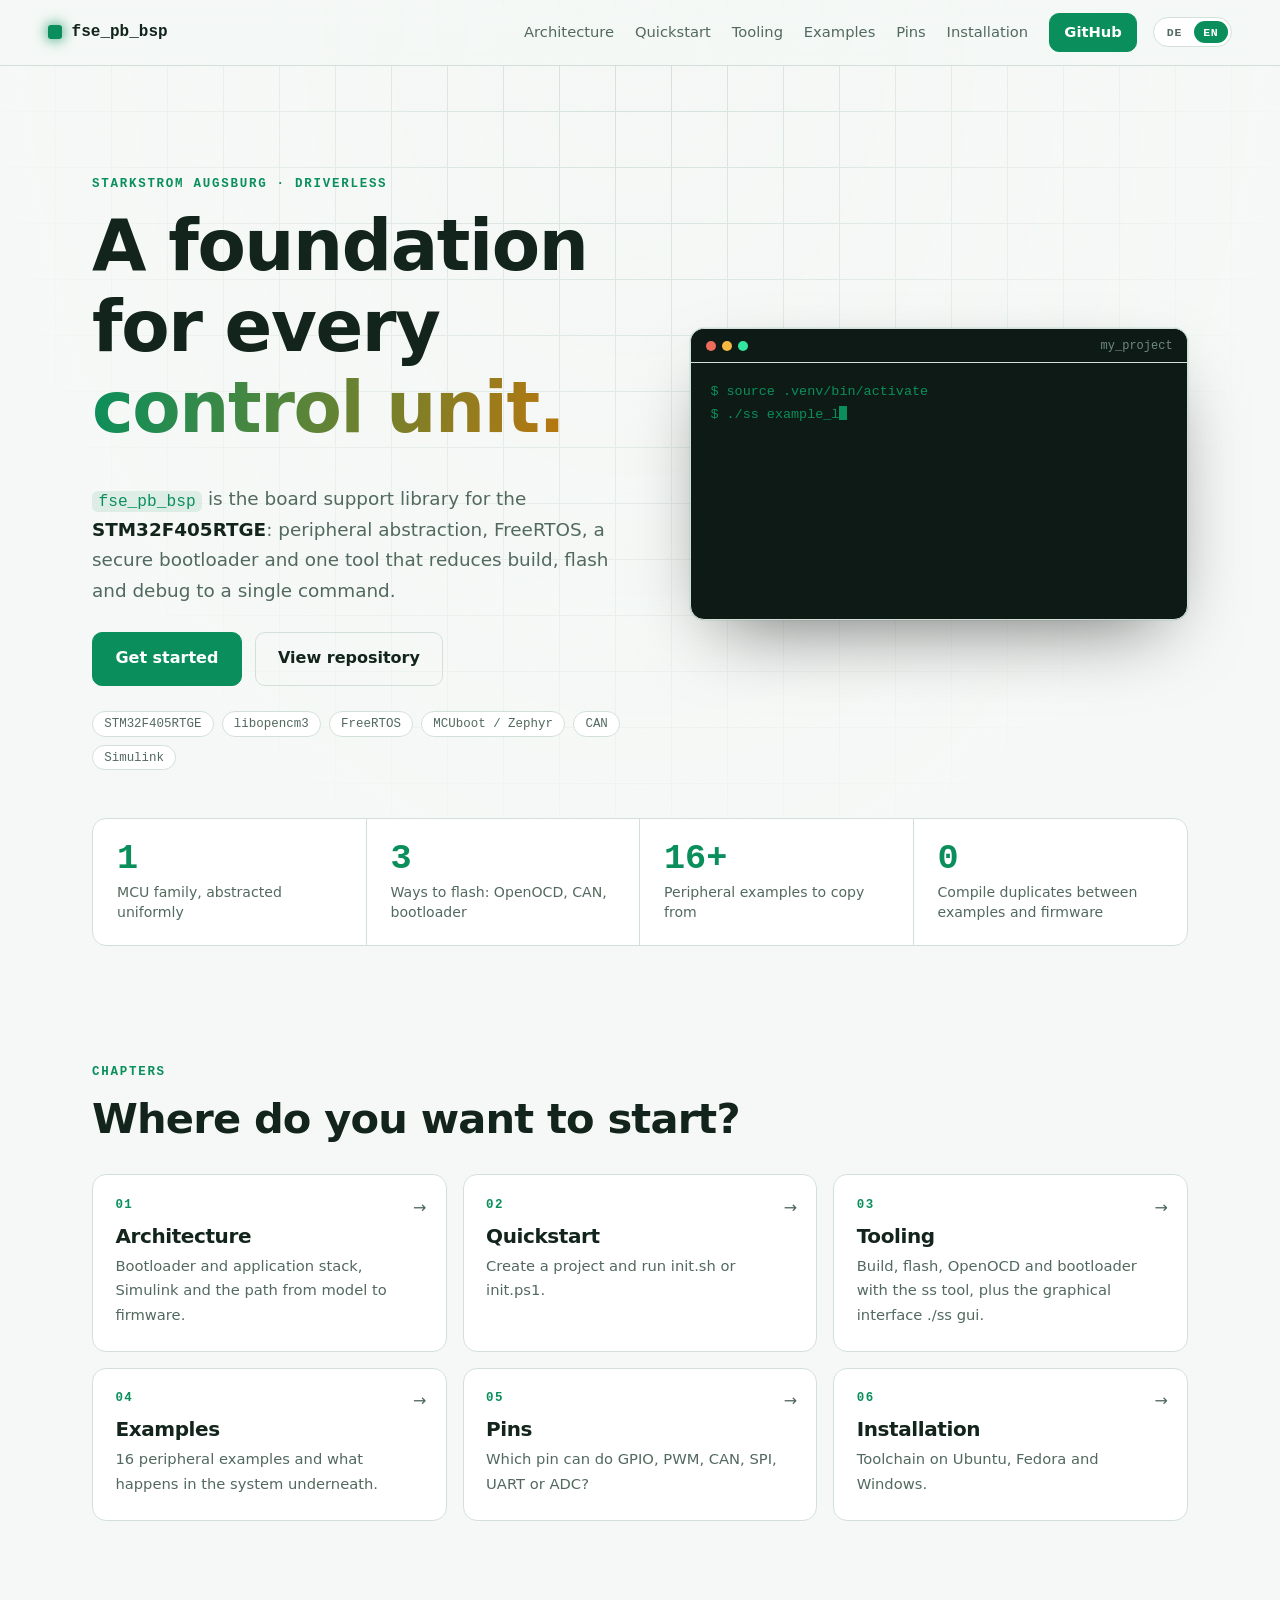
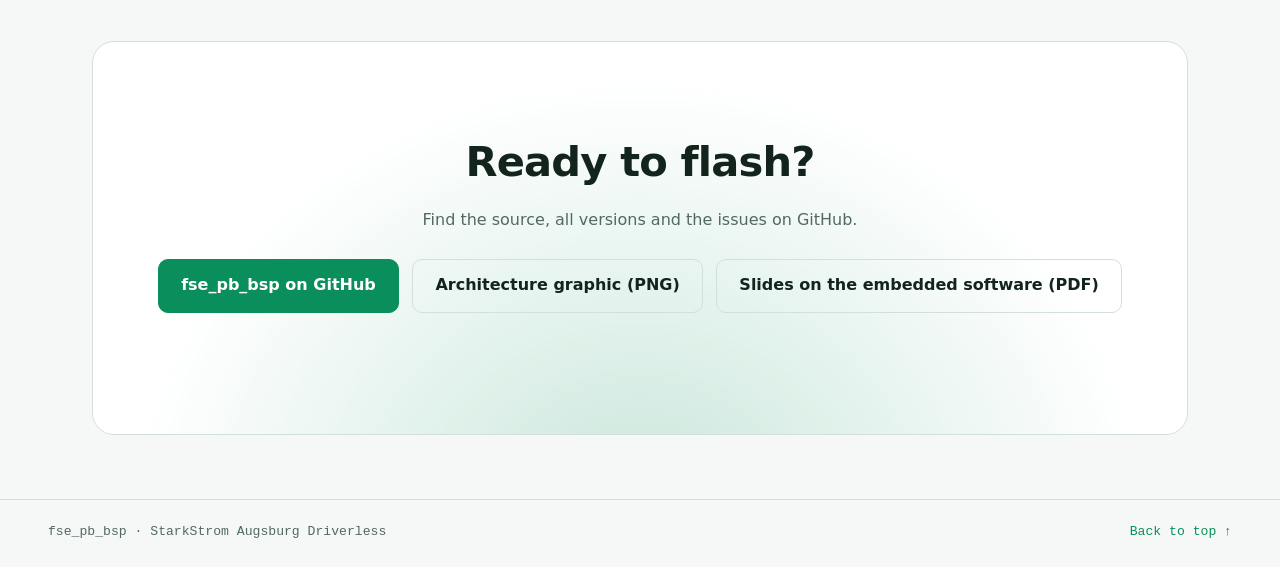
<file: docs/index.html>
<!doctype html>
<html lang="de">
<head>
<meta charset="utf-8">
<meta name="viewport" content="width=device-width, initial-scale=1">
<title>fse_pb_bsp – Board Support Library für STM32F405</title>
<meta name="description" content="Board Support Library für den STM32F405RTGE, eingesetzt in den Steuergeräten von StarkStrom Augsburg Driverless.">
<meta name="theme-color" content="#0b1210">
<link rel="icon" href="data:image/svg+xml,%3Csvg xmlns='http://www.w3.org/2000/svg' viewBox='0 0 32 32'%3E%3Crect width='32' height='32' rx='6' fill='%230b1210'/%3E%3Cpath d='M8 22V10h8a4 4 0 010 8H8' fill='none' stroke='%2333e6a0' stroke-width='3'/%3E%3C/svg%3E">
<link rel="stylesheet" href="css/style.css">
</head>
<body data-page="index">

<header class="nav">
  <a data-i="t1" class="brand" href="index.html"><span class="brand-mark"></span>fse_pb_bsp</a>
  <nav id="mainNav">
    <a data-i="t2" href="architecture.html">Architektur</a>
    <a data-i="t3" href="quickstart.html">Quickstart</a>
    <a data-i="t4" href="tooling.html">Tooling</a>
    <a data-i="t6" href="examples.html">Beispiele</a>
    <a data-i="t7" href="pins.html">Pins</a>
    <a data-i="t8" href="install.html">Installation</a>
    <a data-i="t9" class="btn btn-small" href="https://github.com/StarkStrom-Driverless/fse_pb_bsp">GitHub</a>
  </nav>
  <div class="lang" role="group" aria-label="Sprache / Language">
      <button type="button" data-lang="de" aria-pressed="true">DE</button>
      <button type="button" data-lang="en" aria-pressed="false">EN</button>
    </div>
  <button class="menu-btn" type="button" aria-label="Menu" aria-expanded="false" aria-controls="mainNav"><span></span><span></span><span></span></button>
</header>

<main id="top">

<section class="hero">
  <div class="hero-text">
    <p data-i="t10" class="eyebrow">StarkStrom Augsburg · Driverless</p>
    <h1 data-i="t11">Ein Fundament für jedes<br><span data-i="t12" class="grad">Steuergerät.</span></h1>
    <p data-i="t13" class="lead">
      <code>fse_pb_bsp</code> ist die Board Support Library für den <strong data-i="t14">STM32F405RTGE</strong>:
      Peripherie-Abstraktion, FreeRTOS, sicherer Bootloader und ein Tool, das Build, Flash und Debug
      auf einen Befehl reduziert.
    </p>
    <div class="cta">
      <a data-i="t15" class="btn" href="quickstart.html">Projekt starten</a>
      <a data-i="t16" class="btn btn-ghost" href="https://github.com/StarkStrom-Driverless/fse_pb_bsp">Repository ansehen</a>
    </div>
    <ul class="chips">
      <li data-i="t17">STM32F405RTGE</li><li data-i="t18">libopencm3</li><li data-i="t19">FreeRTOS</li><li data-i="t20">MCUboot / Zephyr</li><li data-i="t21">CAN</li><li data-i="t22">Simulink</li>
    </ul>
  </div>

  <div class="terminal" aria-label="Beispiel-Terminal">
    <div class="term-bar"><i></i><i></i><i></i><span data-i="t23">my_project</span></div>
    <pre id="term" aria-live="off"></pre>
  </div>
</section>
<section class="facts">
  <div><b data-i="t24">1</b><span data-i="t25">MCU-Familie, einheitlich abstrahiert</span></div>
  <div><b data-i="t26">3</b><span data-i="t27">Flash-Wege: OpenOCD, CAN, Bootloader</span></div>
  <div><b data-i="t28">16+</b><span data-i="t29">Peripherie-Beispiele zum Kopieren</span></div>
  <div><b data-i="t30">0</b><span data-i="t31">Compile-Duplikate zwischen Beispielen und Firmware</span></div>
</section>

<section class="block chapters" id="chapters">
  <div class="block-head">
    <p class="eyebrow" data-i="h0">Kapitel</p>
    <h2 data-i="h00">Wo möchtest du anfangen?</h2>
  </div>
  <div class="chap-grid">
    <a class="chap" href="architecture.html"><span class="num">01</span><h3 data-i="t2">Architektur</h3><p data-i="h1">Bootloader- und Anwendungs-Stack, Simulink und der Weg vom Modell zur Firmware.</p></a>
    <a class="chap" href="quickstart.html"><span class="num">02</span><h3 data-i="t3">Quickstart</h3><p data-i="h2">Projekt anlegen und init.sh bzw. init.ps1 ausführen.</p></a>
    <a class="chap" href="tooling.html"><span class="num">03</span><h3 data-i="t4">Tooling</h3><p data-i="h3">Build, Flash, OpenOCD und Bootloader mit dem ss-Tool, dazu die grafische Oberfläche ./ss gui.</p></a>
    <a class="chap" href="examples.html"><span class="num">04</span><h3 data-i="t6">Beispiele</h3><p data-i="h5">16 Peripherie-Beispiele und was darunter im System passiert.</p></a>
    <a class="chap" href="pins.html"><span class="num">05</span><h3 data-i="t7">Pins</h3><p data-i="h6">Welcher Pin kann GPIO, PWM, CAN, SPI, UART oder ADC?</p></a>
    <a class="chap" href="install.html"><span class="num">06</span><h3 data-i="t8">Installation</h3><p data-i="h7">Toolchain unter Ubuntu, Fedora und Windows.</p></a>
  </div>
</section>

<section class="closing">
  <h2 data-i="t267">Bereit zum Flashen?</h2>
  <p data-i="t268">Den Quellcode, alle Versionen und die Issues findest du auf GitHub.</p>
  <div class="cta center">
    <a data-i="t269" class="btn" href="https://github.com/StarkStrom-Driverless/fse_pb_bsp">fse_pb_bsp auf GitHub</a>
    <a data-i="t270" class="btn btn-ghost" href="assets/software_pyramid.png">Architektur-Grafik (PNG)</a>
    <a data-i="b15" class="btn btn-ghost" href="Embedded_Software.pdf">Foliensatz zur Embedded Software (PDF)</a>
  </div>
</section>

</main>

<footer class="foot">
  <span data-i="t271">fse_pb_bsp · StarkStrom Augsburg Driverless</span>
  <a data-i="t272" href="#top">Nach oben ↑</a>
</footer>

<script src="js/i18n.js"></script>
<script src="js/main.js"></script>
</body>
</html>
</file>
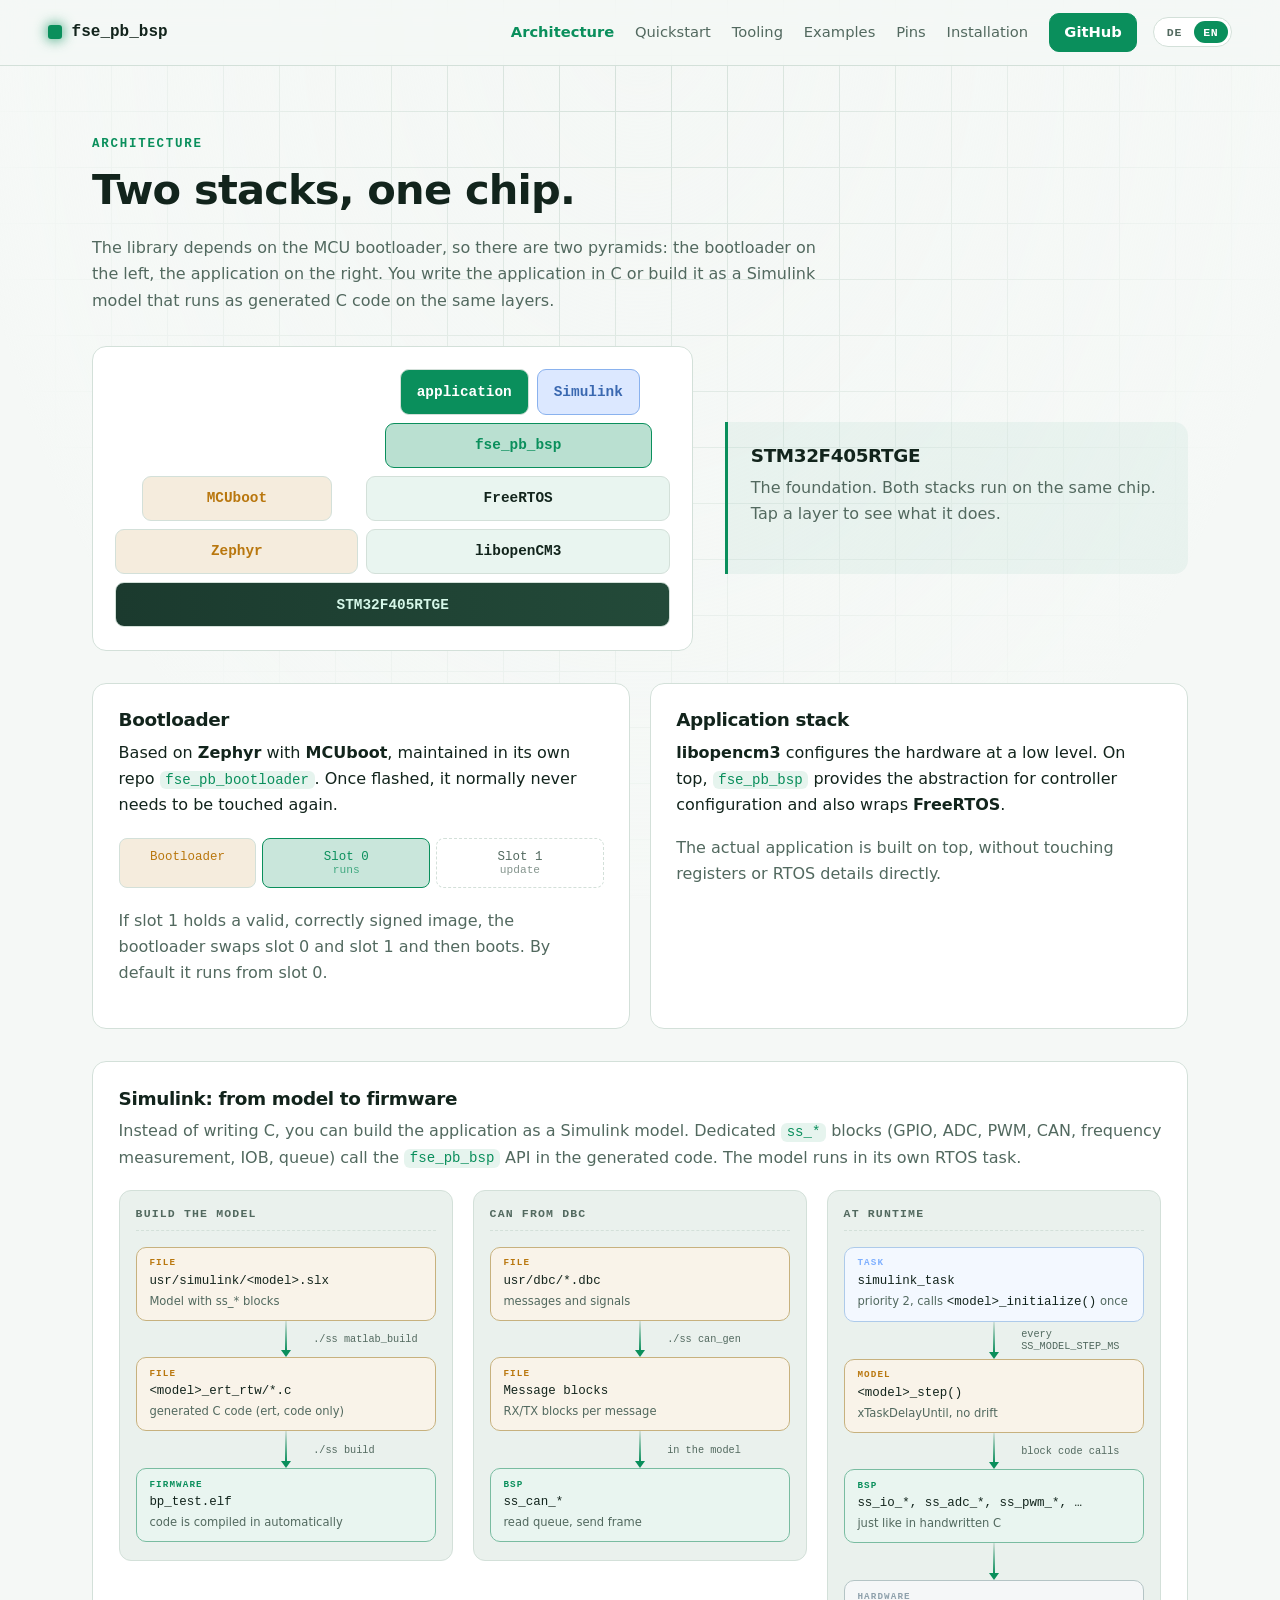
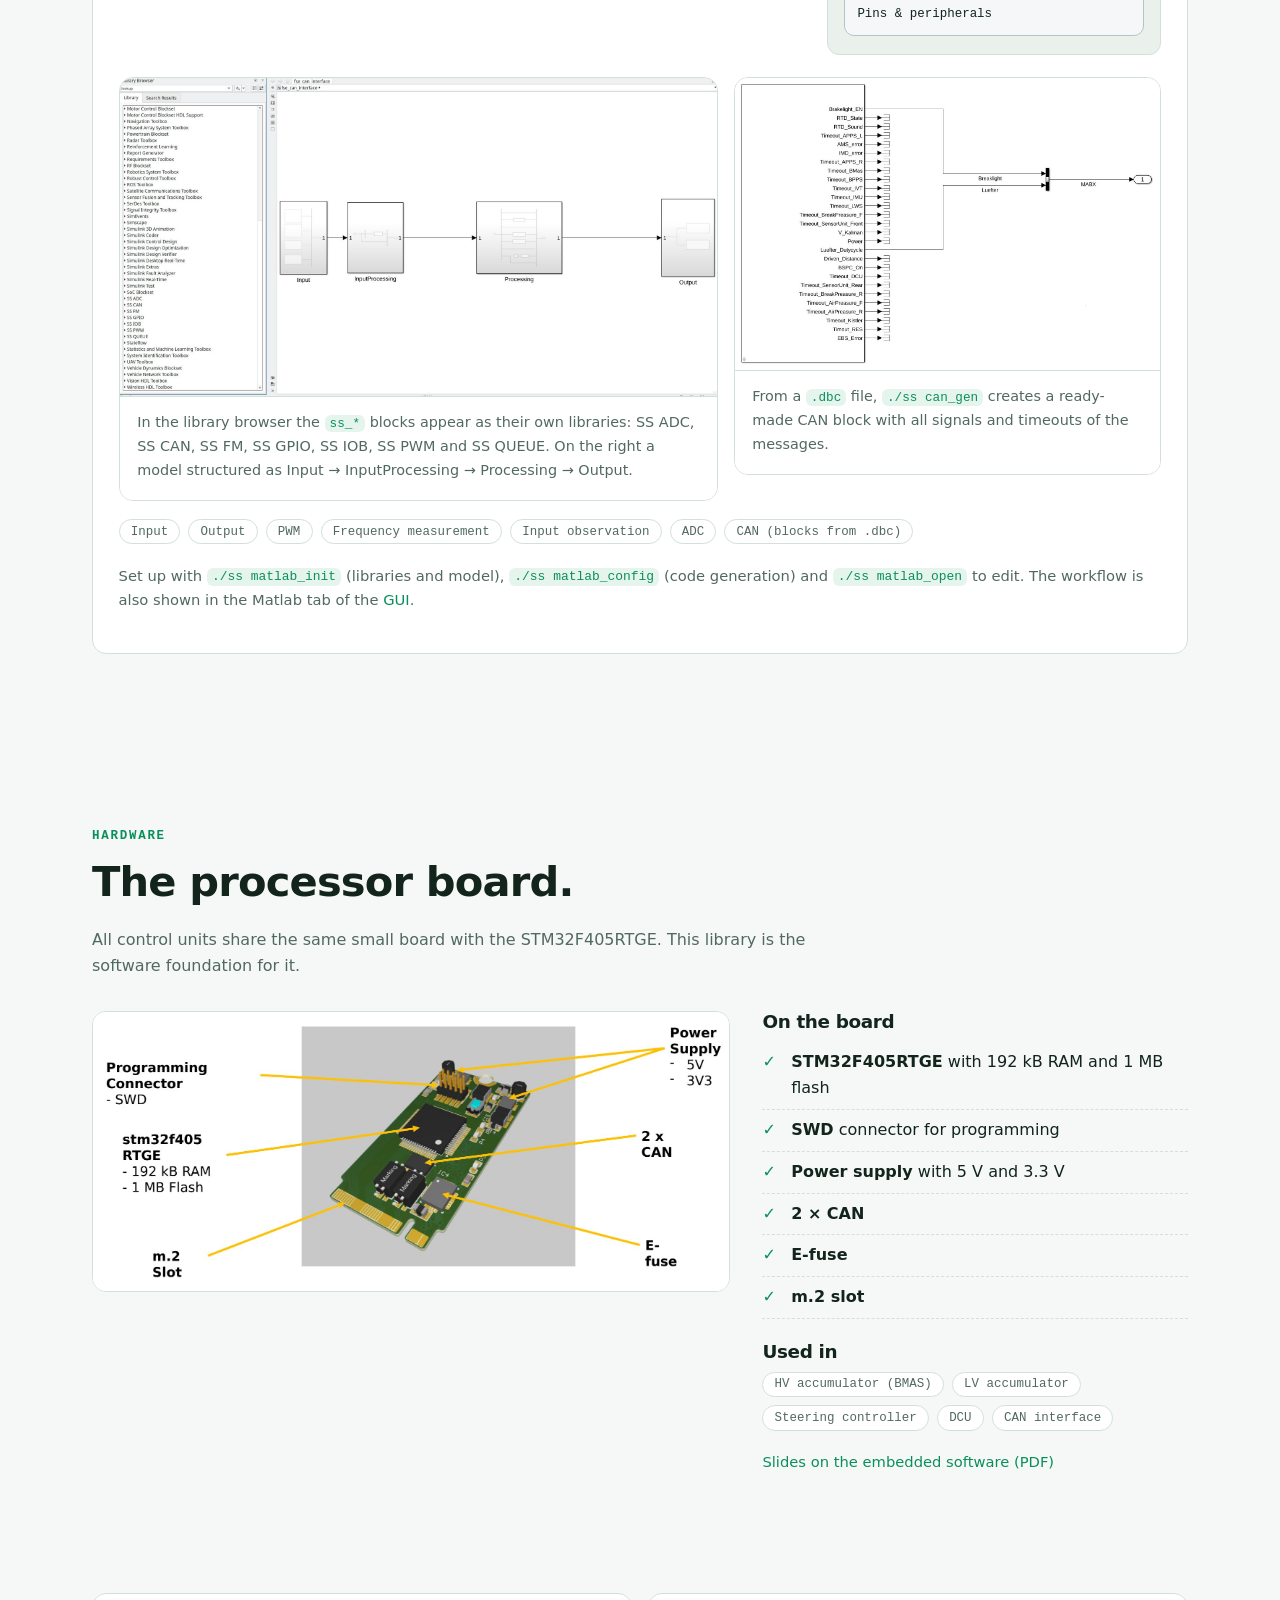
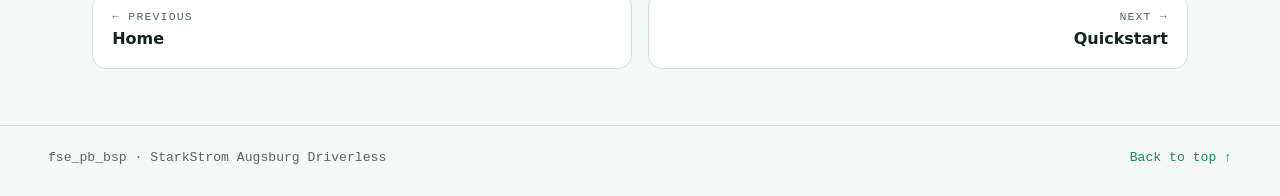
<file: docs/architecture.html>
<!doctype html>
<html lang="de">
<head>
<meta charset="utf-8">
<meta name="viewport" content="width=device-width, initial-scale=1">
<title>Architektur – fse_pb_bsp</title>
<meta name="description" content="Bootloader- und Anwendungs-Stack, Simulink-Anbindung und der Weg vom Modell zur Firmware.">
<meta name="theme-color" content="#0b1210">
<link rel="icon" href="data:image/svg+xml,%3Csvg xmlns='http://www.w3.org/2000/svg' viewBox='0 0 32 32'%3E%3Crect width='32' height='32' rx='6' fill='%230b1210'/%3E%3Cpath d='M8 22V10h8a4 4 0 010 8H8' fill='none' stroke='%2333e6a0' stroke-width='3'/%3E%3C/svg%3E">
<link rel="stylesheet" href="css/style.css">
</head>
<body data-page="architecture">

<header class="nav">
  <a data-i="t1" class="brand" href="index.html"><span class="brand-mark"></span>fse_pb_bsp</a>
  <nav id="mainNav">
    <a data-i="t2" class="active" href="architecture.html">Architektur</a>
    <a data-i="t3" href="quickstart.html">Quickstart</a>
    <a data-i="t4" href="tooling.html">Tooling</a>
    <a data-i="t6" href="examples.html">Beispiele</a>
    <a data-i="t7" href="pins.html">Pins</a>
    <a data-i="t8" href="install.html">Installation</a>
    <a data-i="t9" class="btn btn-small" href="https://github.com/StarkStrom-Driverless/fse_pb_bsp">GitHub</a>
  </nav>
  <div class="lang" role="group" aria-label="Sprache / Language">
      <button type="button" data-lang="de" aria-pressed="true">DE</button>
      <button type="button" data-lang="en" aria-pressed="false">EN</button>
    </div>
  <button class="menu-btn" type="button" aria-label="Menu" aria-expanded="false" aria-controls="mainNav"><span></span><span></span><span></span></button>
</header>

<main id="top">

<section id="stack" class="block page">
  <div class="block-head">
    <p data-i="t32" class="eyebrow">Architektur</p>
    <h2 data-i="t33">Zwei Stacks, ein Chip.</h2>
    <p data-i="t34">Die Library hängt am MCU-Bootloader. Deshalb gibt es zwei Pyramiden: links der Bootloader, rechts die Anwendung. Diese schreibst du in C oder baust sie als Simulink-Modell, das als generierter C-Code auf denselben Schichten läuft.</p>
  </div>

  <div class="stack-wrap">
    <div class="stack" role="img" aria-label="Software-Pyramide: STM32F405RTGE als Basis, darauf links Zephyr und MCUboot, rechts libopenCM3, FreeRTOS, fse_pb_bsp und darüber application oder Simulink-Modell">
      <div class="col left">
        <div data-i="t35" class="lay l-boot" data-k="mcuboot">MCUboot</div>
        <div data-i="t36" class="lay l-boot" data-k="zephyr">Zephyr</div>
      </div>
      <div class="col right">
        <div class="lay-row">
          <div data-i="t37" class="lay l-app" data-k="app">application</div>
          <div data-i="t38" class="lay l-sim" data-k="sim">Simulink</div>
        </div>
        <div data-i="t39" class="lay l-bsp" data-k="bsp">fse_pb_bsp</div>
        <div data-i="t40" class="lay l-3p" data-k="rtos">FreeRTOS</div>
        <div data-i="t41" class="lay l-3p" data-k="ocm3">libopenCM3</div>
      </div>
      <div data-i="t42" class="lay l-hw" data-k="mcu">STM32F405RTGE</div>
    </div>

    <div class="stack-info" id="stackInfo">
      <h3 data-i="t43">STM32F405RTGE</h3>
      <p data-i="t44">Das Fundament. Beide Stacks laufen auf demselben Chip. Tippe auf eine Schicht, um zu sehen, was sie tut.</p>
    </div>
  </div>

  <div class="cards two">
    <article class="card">
      <h3 data-i="t45">Bootloader</h3>
      <p data-i="t46">Basiert auf <strong data-i="t47">Zephyr</strong> mit <strong data-i="t48">MCUboot</strong>, gepflegt im eigenen Repo <code>fse_pb_bootloader</code>.
         Einmal geflasht, muss er normalerweise nie wieder angefasst werden.</p>
      <div class="slots">
        <div data-i="t49" class="slot boot">Bootloader</div>
        <div data-i="t50" class="slot s0">Slot 0 <small data-i="t51">läuft</small></div>
        <div data-i="t52" class="slot s1">Slot 1 <small data-i="t53">Update</small></div>
      </div>
      <p data-i="t54" class="muted">Liegt in Slot 1 ein gültiges, korrekt signiertes Image, tauscht der Bootloader Slot 0 und Slot 1 und startet dann. Standardmäßig läuft er aus Slot 0.</p>
    </article>
    <article class="card">
      <h3 data-i="t55">Anwendungs-Stack</h3>
      <p data-i="t56"><strong data-i="t57">libopencm3</strong> konfiguriert die Hardware auf niedriger Ebene. <code>fse_pb_bsp</code> liefert
         darüber die Abstraktion für Controller-Konfiguration und kapselt außerdem <strong data-i="t58">FreeRTOS</strong>.</p>
      <p data-i="t59" class="muted">Darauf entsteht die eigentliche Anwendung, ohne Register oder RTOS-Details direkt anzufassen.</p>
    </article>
  </div>

  <div class="sim">
    <h3 data-i="t60">Simulink: vom Modell zur Firmware</h3>
    <p data-i="t61" class="muted">Statt C zu schreiben, kannst du die Anwendung als Simulink-Modell bauen. Eigene <code>ss_*</code>-Blöcke (GPIO, ADC, PWM, CAN, Frequenzmessung, IOB, Queue) rufen im generierten Code die <code>fse_pb_bsp</code>-API auf. Das Modell läuft in einem eigenen RTOS-Task.</p>
    <div class="ex-lanes">
      <div class="lane">
        <div data-i="t62" class="lane-t">Modell bauen</div>
        <div class="lane-row">
          <div class="nd n-obj"><span data-i="t63" class="tag">Datei</span><code>usr/simulink/&lt;model&gt;.slx</code><small data-i="t64">Modell mit ss_*-Blöcken</small></div>
          <div class="arr"><span data-i="t65">./ss matlab_build</span></div>
          <div class="nd n-obj"><span data-i="t66" class="tag">Datei</span><code>&lt;model&gt;_ert_rtw/*.c</code><small data-i="t67">generierter C-Code (ert, nur Code)</small></div>
          <div class="arr"><span data-i="t68">./ss build</span></div>
          <div class="nd n-api"><span data-i="t69" class="tag">Firmware</span><code>bp_test.elf</code><small data-i="t70">Code wird automatisch mitkompiliert</small></div>
        </div>
      </div>
      <div class="lane">
        <div data-i="t71" class="lane-t">CAN aus DBC</div>
        <div class="lane-row">
          <div class="nd n-obj"><span data-i="t72" class="tag">Datei</span><code>usr/dbc/*.dbc</code><small data-i="t73">Botschaften und Signale</small></div>
          <div class="arr"><span data-i="t74">./ss can_gen</span></div>
          <div class="nd n-obj"><span data-i="t75" class="tag">Datei</span><code data-i="c1">Message-Blöcke</code><small data-i="t76">RX/TX-Blöcke pro Botschaft</small></div>
          <div class="arr"><span data-i="t77">im Modell</span></div>
          <div class="nd n-api"><span data-i="t78" class="tag">bsp</span><code>ss_can_*</code><small data-i="t79">Queue lesen, Frame senden</small></div>
        </div>
      </div>
      <div class="lane">
        <div data-i="t80" class="lane-t">Zur Laufzeit</div>
        <div class="lane-row">
          <div class="nd n-task"><span data-i="t81" class="tag">Task</span><code>simulink_task</code><small data-i="t82">Priorität 2, ruft <code>&lt;model&gt;_initialize()</code> einmal auf</small></div>
          <div class="arr"><span data-i="t83">alle SS_MODEL_STEP_MS</span></div>
          <div class="nd n-obj"><span data-i="t84" class="tag">Modell</span><code>&lt;model&gt;_step()</code><small data-i="t85">xTaskDelayUntil, kein Drift</small></div>
          <div class="arr"><span data-i="t86">Block-Code ruft</span></div>
          <div class="nd n-api"><span data-i="t87" class="tag">bsp</span><code>ss_io_*, ss_adc_*, ss_pwm_*, …</code><small data-i="t88">wie in handgeschriebenem C</small></div>
          <div class="arr"><span></span></div>
          <div class="nd n-hw"><span data-i="t89" class="tag">Hardware</span><code data-i="c2">Pins &amp; Peripherie</code></div>
        </div>
      </div>
    </div>

    <div class="sim-figs">
      <figure class="fig">
        <a href="assets/simulink-model.jpg" target="_blank" rel="noopener"><img src="assets/simulink-model.jpg" width="1800" height="958" loading="lazy" alt="Simulink Library Browser mit den SS-Bibliotheken und einem Modell aus Input, InputProcessing, Processing und Output" data-alt-en="Simulink library browser with the SS libraries and a model made of Input, InputProcessing, Processing and Output"></a>
        <figcaption data-i="s1">Im Library Browser erscheinen die <code>ss_*</code>-Blöcke als eigene Bibliotheken: SS ADC, SS CAN, SS FM, SS GPIO, SS IOB, SS PWM und SS QUEUE. Rechts ein Modell mit der Struktur Input → InputProcessing → Processing → Output.</figcaption>
      </figure>
      <figure class="fig">
        <a href="assets/simulink-can-block.jpg" target="_blank" rel="noopener"><img src="assets/simulink-can-block.jpg" width="1448" height="992" loading="lazy" alt="Aus einer DBC-Datei generierter CAN-Block mit Signalausgängen" data-alt-en="CAN block generated from a DBC file with signal outputs"></a>
        <figcaption data-i="s2">Aus einer <code>.dbc</code>-Datei erzeugt <code>./ss can_gen</code> einen fertigen CAN-Block mit allen Signalen und Timeouts der Botschaften.</figcaption>
      </figure>
    </div>
    <ul class="chips blocks">
      <li data-i="s3">Input</li><li data-i="s4">Output</li><li>PWM</li><li data-i="s5">Frequenzmessung</li><li data-i="s6">Input Observation</li><li>ADC</li><li data-i="s7">CAN (Blöcke aus .dbc)</li>
    </ul>
    <p data-i="t90" class="note">Einrichtung mit <code>./ss matlab_init</code> (Libraries und Modell), <code>./ss matlab_config</code> (Code-Generierung) und <code>./ss matlab_open</code> zum Bearbeiten. Der Ablauf ist auch im Matlab-Tab der <a data-i="t91" href="tooling.html#gui">GUI</a> zu sehen.</p>
  </div>
</section>

<section id="board" class="block board">
  <div class="block-head">
    <p class="eyebrow" data-i="b0">Hardware</p>
    <h2 data-i="b1">Das Prozessorboard.</h2>
    <p data-i="b2">Alle Steuergeräte teilen sich dasselbe kleine Board mit dem STM32F405RTGE. Die Library ist die Software-Grundlage dafür.</p>
  </div>
  <div class="board-grid">
    <figure class="fig light">
      <a href="assets/processorboard.jpg" target="_blank" rel="noopener"><img src="assets/processorboard.jpg" width="1760" height="769" loading="lazy" alt="Prozessorboard mit Beschriftung: SWD-Programmierstecker, STM32F405RTGE, Spannungsversorgung, 2 x CAN, E-Fuse und m.2-Steckplatz" data-alt-en="Processor board with labels: SWD programming connector, STM32F405RTGE, power supply, 2 x CAN, e-fuse and m.2 slot"></a>
    </figure>
    <div class="board-info">
      <h3 data-i="b3">Auf dem Board</h3>
      <ul class="ticks">
        <li data-i="b4"><strong>STM32F405RTGE</strong> mit 192 kB RAM und 1 MB Flash</li>
        <li data-i="b5"><strong>SWD</strong>-Stecker zum Programmieren</li>
        <li data-i="b6"><strong>Spannungsversorgung</strong> mit 5 V und 3,3 V</li>
        <li data-i="b7"><strong>2 × CAN</strong></li>
        <li data-i="b8"><strong>E-Fuse</strong></li>
        <li data-i="b9"><strong>m.2-Steckplatz</strong></li>
      </ul>
      <h3 data-i="b10">Im Einsatz in</h3>
      <ul class="chips">
        <li data-i="b11">HV Accumulator (BMAS)</li><li data-i="b12">LV Accumulator</li><li data-i="b13">Steering Controller</li><li>DCU</li><li data-i="b14">CAN Interface</li>
      </ul>
      <p class="note"><a href="Embedded_Software.pdf" data-i="b15">Foliensatz zur Embedded Software (PDF)</a></p>
    </div>
  </div>
</section>

<nav class="pager" aria-label="Kapitel"><a class="prev" href="index.html"><small data-i="n1">Zurück</small><span data-i="n3">Startseite</span></a><a class="next" href="quickstart.html"><small data-i="n2">Weiter</small><span data-i="t3">Quickstart</span></a></nav>

</main>

<footer class="foot">
  <span data-i="t271">fse_pb_bsp · StarkStrom Augsburg Driverless</span>
  <a data-i="t272" href="#top">Nach oben ↑</a>
</footer>

<script src="js/i18n.js"></script>
<script src="js/main.js"></script>
</body>
</html>
</file>
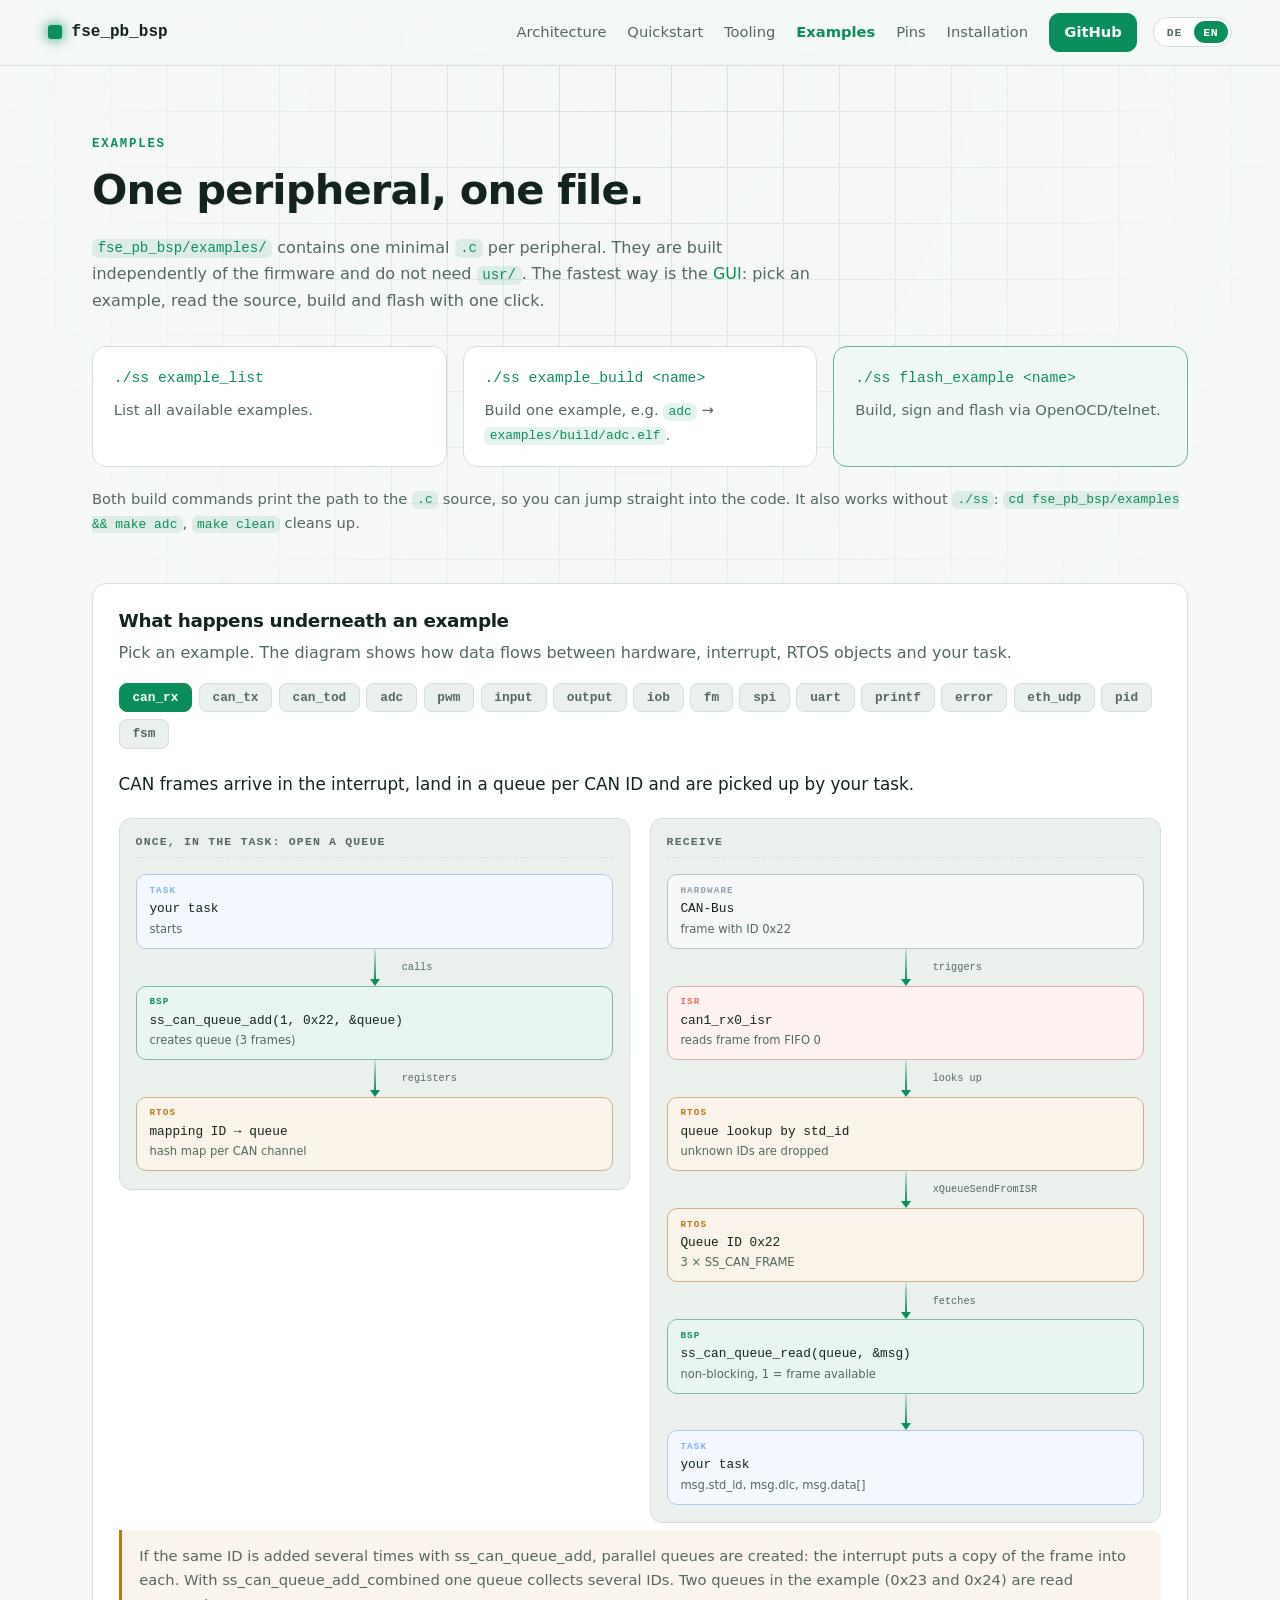
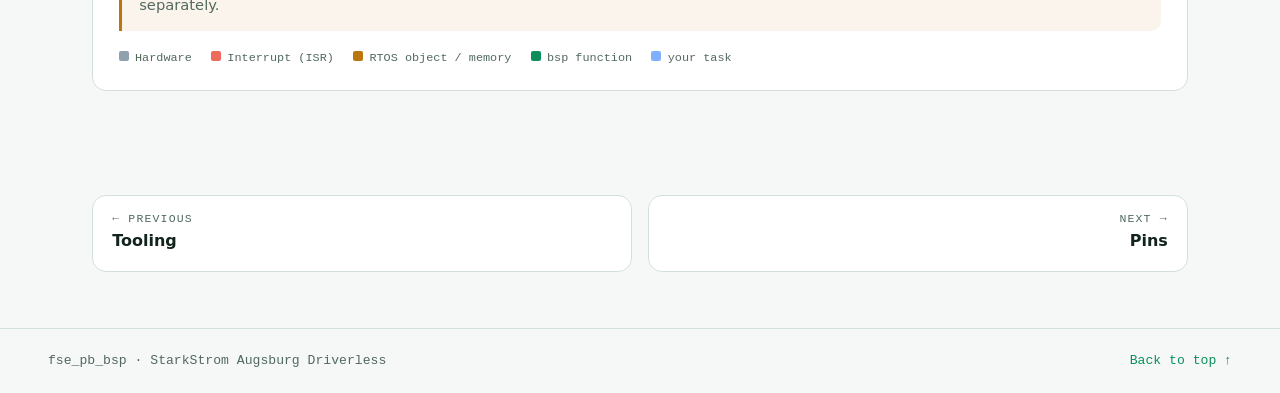
<file: docs/examples.html>
<!doctype html>
<html lang="de">
<head>
<meta charset="utf-8">
<meta name="viewport" content="width=device-width, initial-scale=1">
<title>Beispiele – fse_pb_bsp</title>
<meta name="description" content="Peripherie-Beispiele und was darunter im System passiert.">
<meta name="theme-color" content="#0b1210">
<link rel="icon" href="data:image/svg+xml,%3Csvg xmlns='http://www.w3.org/2000/svg' viewBox='0 0 32 32'%3E%3Crect width='32' height='32' rx='6' fill='%230b1210'/%3E%3Cpath d='M8 22V10h8a4 4 0 010 8H8' fill='none' stroke='%2333e6a0' stroke-width='3'/%3E%3C/svg%3E">
<link rel="stylesheet" href="css/style.css">
</head>
<body data-page="examples">

<header class="nav">
  <a data-i="t1" class="brand" href="index.html"><span class="brand-mark"></span>fse_pb_bsp</a>
  <nav id="mainNav">
    <a data-i="t2" href="architecture.html">Architektur</a>
    <a data-i="t3" href="quickstart.html">Quickstart</a>
    <a data-i="t4" href="tooling.html">Tooling</a>
    <a data-i="t6" class="active" href="examples.html">Beispiele</a>
    <a data-i="t7" href="pins.html">Pins</a>
    <a data-i="t8" href="install.html">Installation</a>
    <a data-i="t9" class="btn btn-small" href="https://github.com/StarkStrom-Driverless/fse_pb_bsp">GitHub</a>
  </nav>
  <div class="lang" role="group" aria-label="Sprache / Language">
      <button type="button" data-lang="de" aria-pressed="true">DE</button>
      <button type="button" data-lang="en" aria-pressed="false">EN</button>
    </div>
  <button class="menu-btn" type="button" aria-label="Menu" aria-expanded="false" aria-controls="mainNav"><span></span><span></span><span></span></button>
</header>

<main id="top">

<section id="examples" class="block page">
  <div class="block-head">
    <p data-i="t209" class="eyebrow">Beispiele</p>
    <h2 data-i="t210">Eine Peripherie, eine Datei.</h2>
    <p data-i="t211"><code>fse_pb_bsp/examples/</code> enthält pro Peripherie ein minimales <code>.c</code>. Sie werden unabhängig von der Firmware gebaut und brauchen kein <code>usr/</code>. Am schnellsten geht es in der <a data-i="t212" href="tooling.html#gui">GUI</a>: Beispiel wählen, Quelltext ansehen, mit einem Klick bauen und flashen.</p>
  </div>

  <div class="cmd-grid three">
    <div class="cmd"><code>./ss example_list</code><p data-i="t213">Alle verfügbaren Beispiele auflisten.</p></div>
    <div class="cmd"><code>./ss example_build &lt;name&gt;</code><p data-i="t214">Ein Beispiel bauen, z. B. <code>adc</code> → <code>examples/build/adc.elf</code>.</p></div>
    <div class="cmd hot"><code>./ss flash_example &lt;name&gt;</code><p data-i="t215">Bauen, signieren und via OpenOCD/telnet flashen.</p></div>
  </div>
  <p data-i="t216" class="note">Beide Build-Befehle geben den Pfad zur <code>.c</code>-Quelle aus, so springst du direkt in den Code. Ohne <code>./ss</code> geht es auch:
    <code>cd fse_pb_bsp/examples &amp;&amp; make adc</code>, <code>make clean</code> räumt auf.</p>

  <div class="under">
    <h3 data-i="t217">Was unter dem Beispiel passiert</h3>
    <p data-i="t218" class="muted">Wähle ein Beispiel. Das Diagramm zeigt, wie Daten zwischen Hardware, Interrupt, RTOS-Objekten und deinem Task fließen.</p>
    <div class="ex-pick" id="exPick" role="tablist" aria-label="Beispiel wählen"></div>
    <div class="ex-view" id="exView" aria-live="polite"></div>
    <div class="ex-legend">
      <span data-i="t219"><i class="n-hw"></i>Hardware</span>
      <span data-i="t220"><i class="n-isr"></i>Interrupt (ISR)</span>
      <span data-i="t221"><i class="n-obj"></i>RTOS-Objekt / Speicher</span>
      <span data-i="t222"><i class="n-api"></i>bsp-Funktion</span>
      <span data-i="t223"><i class="n-task"></i>dein Task</span>
    </div>
  </div>
</section>

<nav class="pager" aria-label="Kapitel"><a class="prev" href="tooling.html"><small data-i="n1">Zurück</small><span data-i="t4">Tooling</span></a><a class="next" href="pins.html"><small data-i="n2">Weiter</small><span data-i="t7">Pins</span></a></nav>

</main>

<footer class="foot">
  <span data-i="t271">fse_pb_bsp · StarkStrom Augsburg Driverless</span>
  <a data-i="t272" href="#top">Nach oben ↑</a>
</footer>

<script src="js/i18n.js"></script>
<script src="js/main.js"></script>
</body>
</html>
</file>
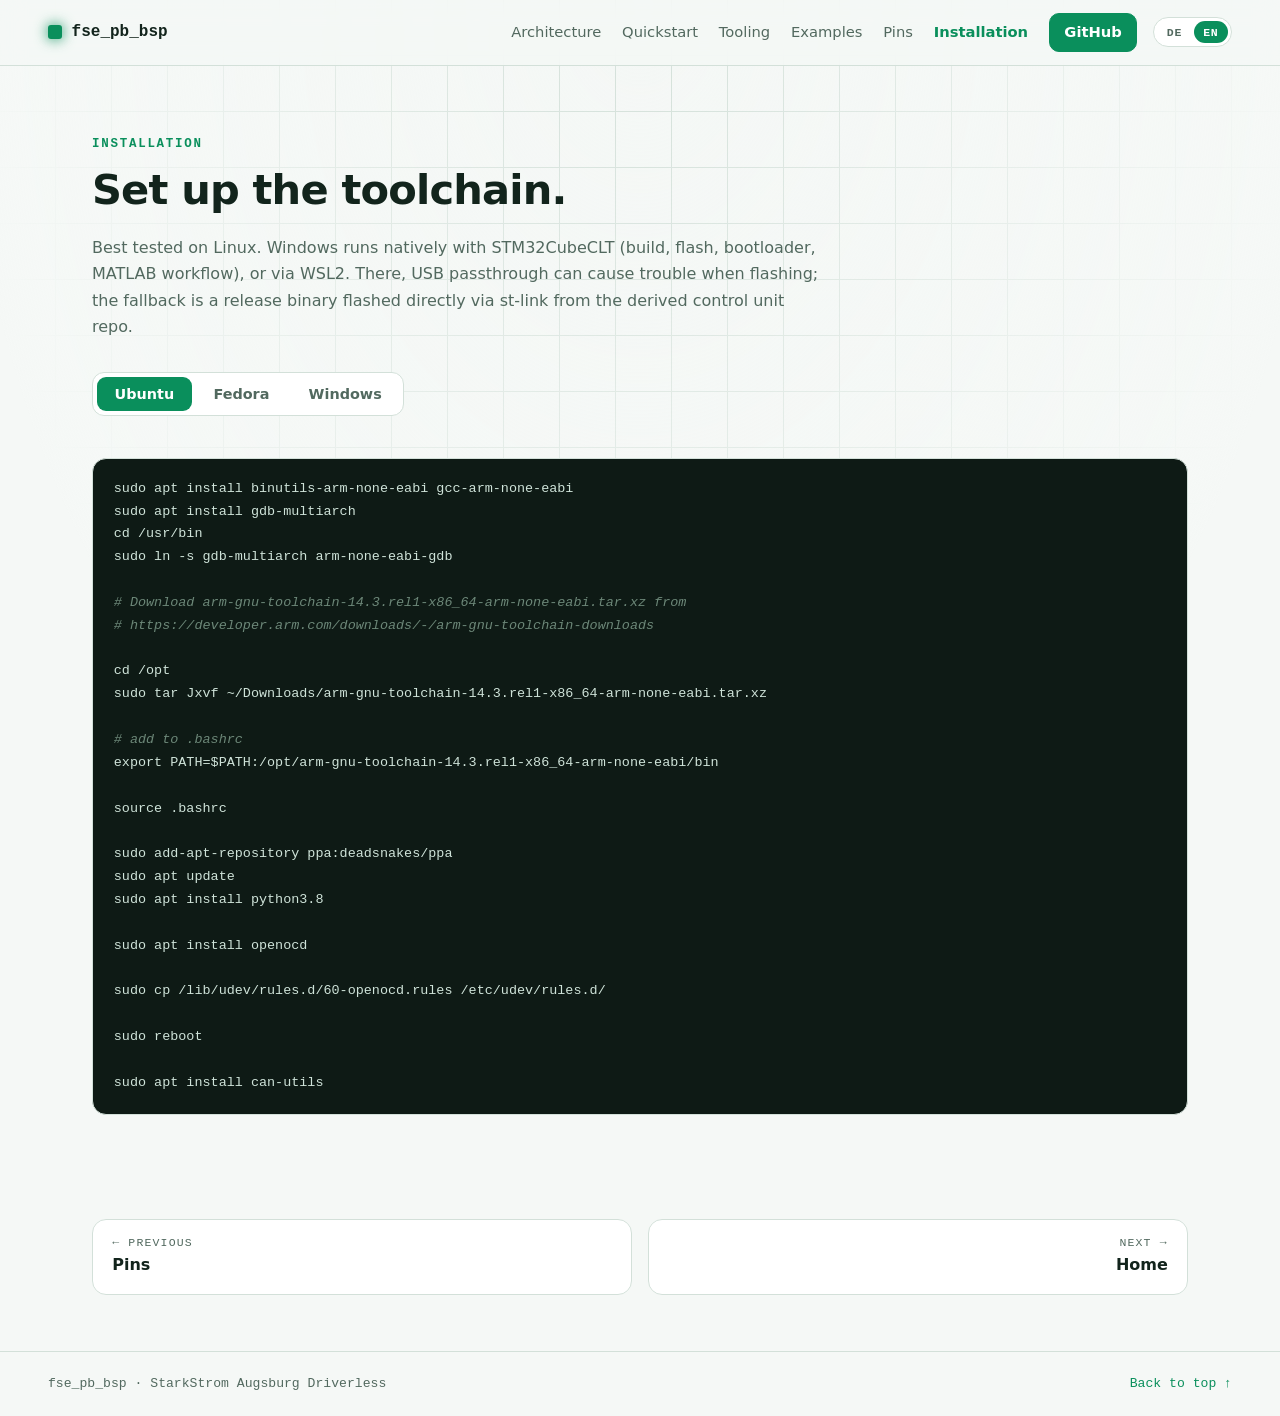
<file: docs/install.html>
<!doctype html>
<html lang="de">
<head>
<meta charset="utf-8">
<meta name="viewport" content="width=device-width, initial-scale=1">
<title>Installation – fse_pb_bsp</title>
<meta name="description" content="Toolchain einrichten unter Ubuntu, Fedora und Windows.">
<meta name="theme-color" content="#0b1210">
<link rel="icon" href="data:image/svg+xml,%3Csvg xmlns='http://www.w3.org/2000/svg' viewBox='0 0 32 32'%3E%3Crect width='32' height='32' rx='6' fill='%230b1210'/%3E%3Cpath d='M8 22V10h8a4 4 0 010 8H8' fill='none' stroke='%2333e6a0' stroke-width='3'/%3E%3C/svg%3E">
<link rel="stylesheet" href="css/style.css">
</head>
<body data-page="install">

<header class="nav">
  <a data-i="t1" class="brand" href="index.html"><span class="brand-mark"></span>fse_pb_bsp</a>
  <nav id="mainNav">
    <a data-i="t2" href="architecture.html">Architektur</a>
    <a data-i="t3" href="quickstart.html">Quickstart</a>
    <a data-i="t4" href="tooling.html">Tooling</a>
    <a data-i="t6" href="examples.html">Beispiele</a>
    <a data-i="t7" href="pins.html">Pins</a>
    <a data-i="t8" class="active" href="install.html">Installation</a>
    <a data-i="t9" class="btn btn-small" href="https://github.com/StarkStrom-Driverless/fse_pb_bsp">GitHub</a>
  </nav>
  <div class="lang" role="group" aria-label="Sprache / Language">
      <button type="button" data-lang="de" aria-pressed="true">DE</button>
      <button type="button" data-lang="en" aria-pressed="false">EN</button>
    </div>
  <button class="menu-btn" type="button" aria-label="Menu" aria-expanded="false" aria-controls="mainNav"><span></span><span></span><span></span></button>
</header>

<main id="top">

<section id="install" class="block page">
  <div class="block-head">
    <p data-i="t236" class="eyebrow">Installation</p>
    <h2 data-i="t237">Toolchain einrichten.</h2>
    <p data-i="t238">Am besten getestet unter Linux. Windows läuft nativ mit STM32CubeCLT (Build, Flash, Bootloader, MATLAB-Workflow), alternativ über WSL2. Dort kann USB-Passthrough beim Flashen Probleme machen; Fallback ist ein Release-Binary, das du direkt per st-link aus dem abgeleiteten Steuergeräte-Repo flashst.</p>
  </div>

  <div class="tabs" data-tabs>
    <div class="tab-list" role="tablist">
      <button data-i="t239" role="tab" aria-selected="true" data-tab="ubuntu">Ubuntu</button>
      <button data-i="t240" role="tab" aria-selected="false" data-tab="fedora">Fedora</button>
      <button data-i="t241" role="tab" aria-selected="false" data-tab="windows">Windows</button>
    </div>

    <div class="tab-panel" data-panel="windows" hidden>
      <div class="split">
        <div>
          <h3 data-i="t242">Voraussetzungen</h3>
          <ol class="steps compact">
            <li><span data-i="t243">1</span><div data-i="t244"><strong data-i="t245">STM32CubeCLT</strong> von st.com. Liefert <code>arm-none-eabi-*</code> und <code>STM32_Programmer_CLI</code>. Gesucht wird unter <code>C:\ST</code> und <code>Program Files\ST</code>, sonst per <code>STM32CUBECLT_PATH</code> setzen.</div></li>
            <li><span data-i="t246">2</span><div data-i="t247"><strong data-i="t248">make.exe und sh.exe</strong>, z. B. aus dem <a data-i="t249" href="https://github.com/xpack-dev-tools/windows-build-tools-xpack/releases">xpack windows-build-tools</a>-Archiv. Entpacken und <code>bin\</code> in den PATH legen oder <code>SS_MAKE</code> auf <code>make.exe</code> zeigen lassen.</div></li>
            <li><span data-i="t250">3</span><div data-i="t251"><strong data-i="t252">Python 3.10+</strong> von python.org. Der Microsoft-Store-Stub funktioniert nicht.</div></li>
            <li><span data-i="t253">4</span><div data-i="t254"><strong data-i="t255">Git</strong> für das Submodule.</div></li>
          </ol>
        </div>
        <div>
          <h3 data-i="t256">Ablauf</h3>
<pre class="code" data-copy><code><span data-i="t257" class="c"># im Projektordner, nach dem Quickstart (init.ps1)</span>
.\ss.cmd build
.\ss.cmd flash
.\ss.cmd bootloader --bin_file zephyr.bin
.\ss.cmd clean

<span data-i="t258" class="c"># optional: F5-Debugging in VS Code</span>
code --install-extension marus25.cortex-debug</code></pre>
          <p data-i="t259" class="callout"><strong data-i="t260">Flashen</strong> läuft über <code>STM32_Programmer_CLI</code> statt OpenOCD. Nur unter Linux gibt es <code>canflash</code>, die OpenOCD-Befehle, die Beispiel-Befehle und die GUI, dafür fehlt Windows SocketCAN. Bei langen Projektpfaden (&gt; 80 Zeichen) kommt es zu MAX_PATH-Fehlern: Projekt näher an die Laufwerkswurzel legen oder Long Paths aktivieren.</p>
        </div>
      </div>
    </div>

    <div class="tab-panel" data-panel="ubuntu">
<pre class="code big" data-copy><code>sudo apt install binutils-arm-none-eabi gcc-arm-none-eabi
sudo apt install gdb-multiarch
cd /usr/bin
sudo ln -s gdb-multiarch arm-none-eabi-gdb

<span data-i="t261" class="c"># Download arm-gnu-toolchain-14.3.rel1-x86_64-arm-none-eabi.tar.xz from</span>
<span data-i="t262" class="c"># https://developer.arm.com/downloads/-/arm-gnu-toolchain-downloads</span>

cd /opt
sudo tar Jxvf ~/Downloads/arm-gnu-toolchain-14.3.rel1-x86_64-arm-none-eabi.tar.xz

<span data-i="t263" class="c"># add to .bashrc</span>
export PATH=$PATH:/opt/arm-gnu-toolchain-14.3.rel1-x86_64-arm-none-eabi/bin

source .bashrc

sudo add-apt-repository ppa:deadsnakes/ppa
sudo apt update
sudo apt install python3.8

sudo apt install openocd

sudo cp /lib/udev/rules.d/60-openocd.rules /etc/udev/rules.d/

sudo reboot

sudo apt install can-utils</code></pre>
    </div>

    <div class="tab-panel" data-panel="fedora" hidden>
<pre class="code big" data-copy><code>sudo dnf install arm-none-eabi-binutils-cs gdb openocd can-utils xz git make

<span data-i="t264" class="c"># create a sym link from gdb to arm-none-eabi-gdb</span>
sudo ln -s gdb gdb-multiarch

<span data-i="t265" class="c"># Download arm-gnu-toolchain-15.2.rel1-x86_64-arm-none-eabi.tar.xz from</span>
<span data-i="t266" class="c"># https://developer.arm.com/downloads/-/arm-gnu-toolchain-downloads</span>

cd /opt
sudo tar Jxvf ~/Downloads/arm-gnu-toolchain-15.2.rel1-x86_64-arm-none-eabi.tar.xz

export PATH=$PATH:/opt/arm-gnu-toolchain-15.2.rel1-x86_64-arm-none-eabi/bin

sudo cp /lib/udev/rules.d/60-openocd.rules /etc/udev/rules.d/</code></pre>
    </div>
  </div>
</section>

<nav class="pager" aria-label="Kapitel"><a class="prev" href="pins.html"><small data-i="n1">Zurück</small><span data-i="t7">Pins</span></a><a class="next" href="index.html"><small data-i="n2">Weiter</small><span data-i="n3">Startseite</span></a></nav>

</main>

<footer class="foot">
  <span data-i="t271">fse_pb_bsp · StarkStrom Augsburg Driverless</span>
  <a data-i="t272" href="#top">Nach oben ↑</a>
</footer>

<script src="js/i18n.js"></script>
<script src="js/main.js"></script>
</body>
</html>
</file>
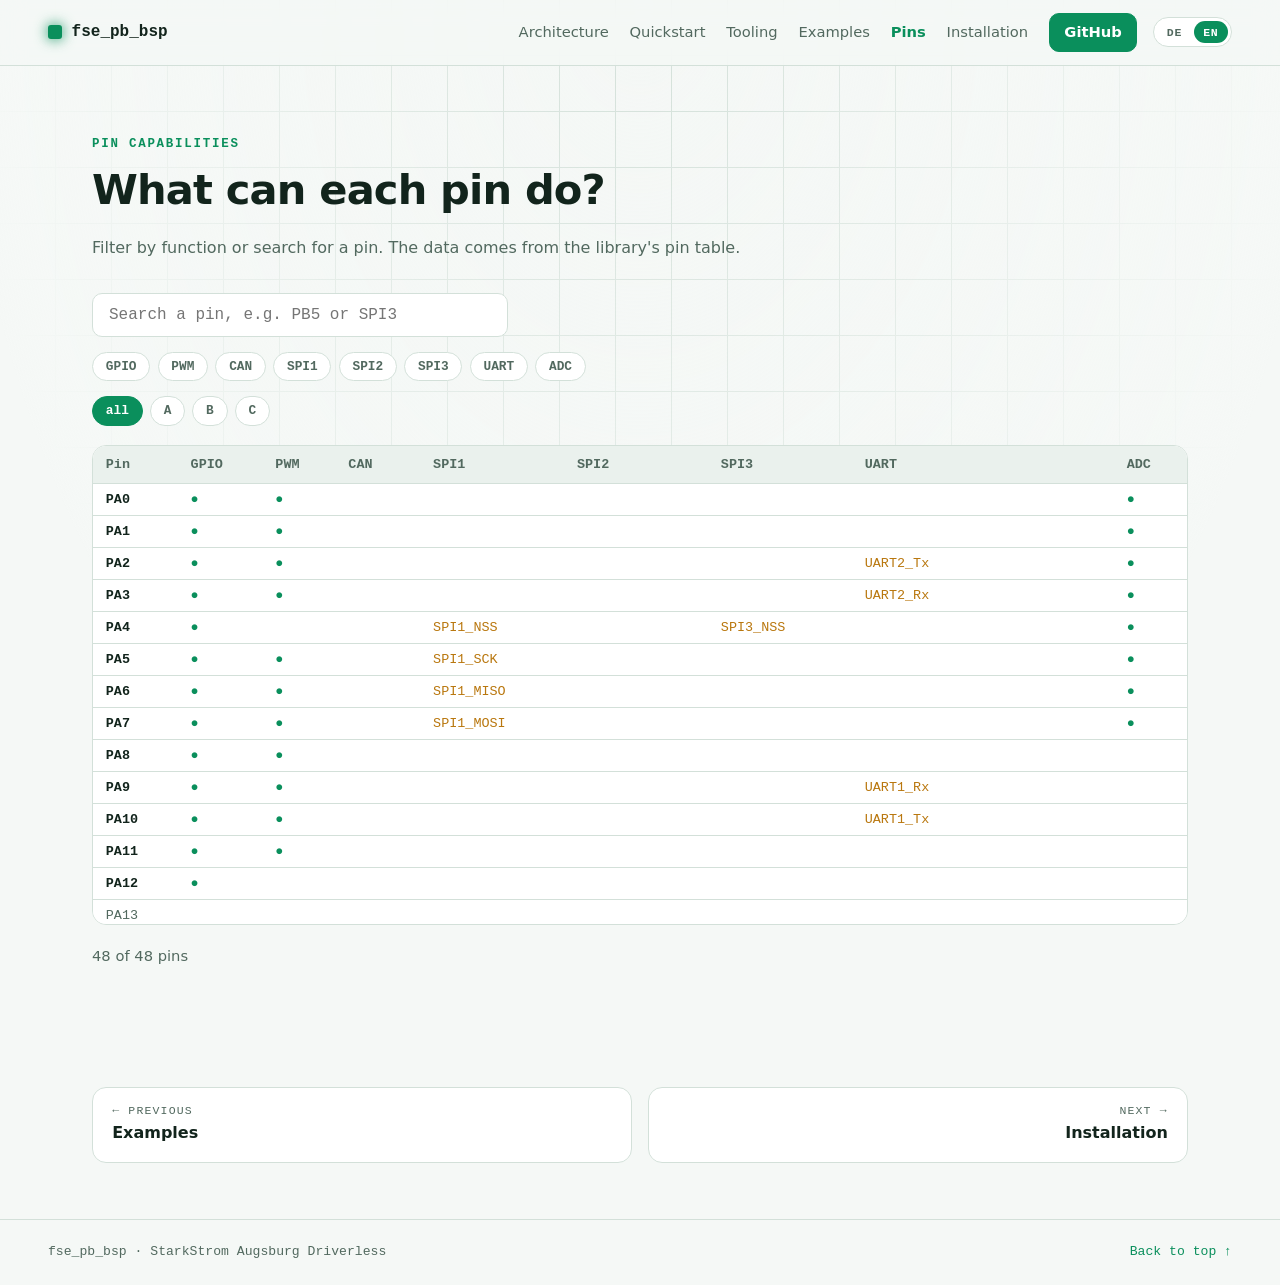
<file: docs/pins.html>
<!doctype html>
<html lang="de">
<head>
<meta charset="utf-8">
<meta name="viewport" content="width=device-width, initial-scale=1">
<title>Pin-Fähigkeiten – fse_pb_bsp</title>
<meta name="description" content="Welcher Pin des STM32F405 kann GPIO, PWM, CAN, SPI, UART oder ADC.">
<meta name="theme-color" content="#0b1210">
<link rel="icon" href="data:image/svg+xml,%3Csvg xmlns='http://www.w3.org/2000/svg' viewBox='0 0 32 32'%3E%3Crect width='32' height='32' rx='6' fill='%230b1210'/%3E%3Cpath d='M8 22V10h8a4 4 0 010 8H8' fill='none' stroke='%2333e6a0' stroke-width='3'/%3E%3C/svg%3E">
<link rel="stylesheet" href="css/style.css">
</head>
<body data-page="pins">

<header class="nav">
  <a data-i="t1" class="brand" href="index.html"><span class="brand-mark"></span>fse_pb_bsp</a>
  <nav id="mainNav">
    <a data-i="t2" href="architecture.html">Architektur</a>
    <a data-i="t3" href="quickstart.html">Quickstart</a>
    <a data-i="t4" href="tooling.html">Tooling</a>
    <a data-i="t6" href="examples.html">Beispiele</a>
    <a data-i="t7" class="active" href="pins.html">Pins</a>
    <a data-i="t8" href="install.html">Installation</a>
    <a data-i="t9" class="btn btn-small" href="https://github.com/StarkStrom-Driverless/fse_pb_bsp">GitHub</a>
  </nav>
  <div class="lang" role="group" aria-label="Sprache / Language">
      <button type="button" data-lang="de" aria-pressed="true">DE</button>
      <button type="button" data-lang="en" aria-pressed="false">EN</button>
    </div>
  <button class="menu-btn" type="button" aria-label="Menu" aria-expanded="false" aria-controls="mainNav"><span></span><span></span><span></span></button>
</header>

<main id="top">

<section id="pins" class="block page">
  <div class="block-head">
    <p data-i="t224" class="eyebrow">Pin-Fähigkeiten</p>
    <h2 data-i="t225">Was kann welcher Pin?</h2>
    <p data-i="t226">Filtere nach Funktion oder suche einen Pin. Die Daten stammen aus der Pin-Tabelle der Library.</p>
  </div>

  <div class="pin-tools">
    <input id="pinSearch" type="search" placeholder="Pin suchen, z. B. PB5 oder SPI3" aria-label="Pin suchen" autocomplete="off">
    <div class="filters" id="pinFilters" role="group" aria-label="Funktion filtern"></div>
    <div class="ports" id="pinPorts" role="group" aria-label="Port wählen"></div>
  </div>

  <div class="table-scroll">
    <table class="pins" id="pinTable">
      <thead><tr><th data-i="t227">Pin</th><th data-i="t228">GPIO</th><th data-i="t229">PWM</th><th data-i="t230">CAN</th><th data-i="t231">SPI1</th><th data-i="t232">SPI2</th><th data-i="t233">SPI3</th><th data-i="t234">UART</th><th data-i="t235">ADC</th></tr></thead>
      <tbody></tbody>
    </table>
  </div>
  <p class="note" id="pinCount"></p>
</section>

<nav class="pager" aria-label="Kapitel"><a class="prev" href="examples.html"><small data-i="n1">Zurück</small><span data-i="t6">Beispiele</span></a><a class="next" href="install.html"><small data-i="n2">Weiter</small><span data-i="t8">Installation</span></a></nav>

</main>

<footer class="foot">
  <span data-i="t271">fse_pb_bsp · StarkStrom Augsburg Driverless</span>
  <a data-i="t272" href="#top">Nach oben ↑</a>
</footer>

<script src="js/i18n.js"></script>
<script src="js/main.js"></script>
</body>
</html>
</file>
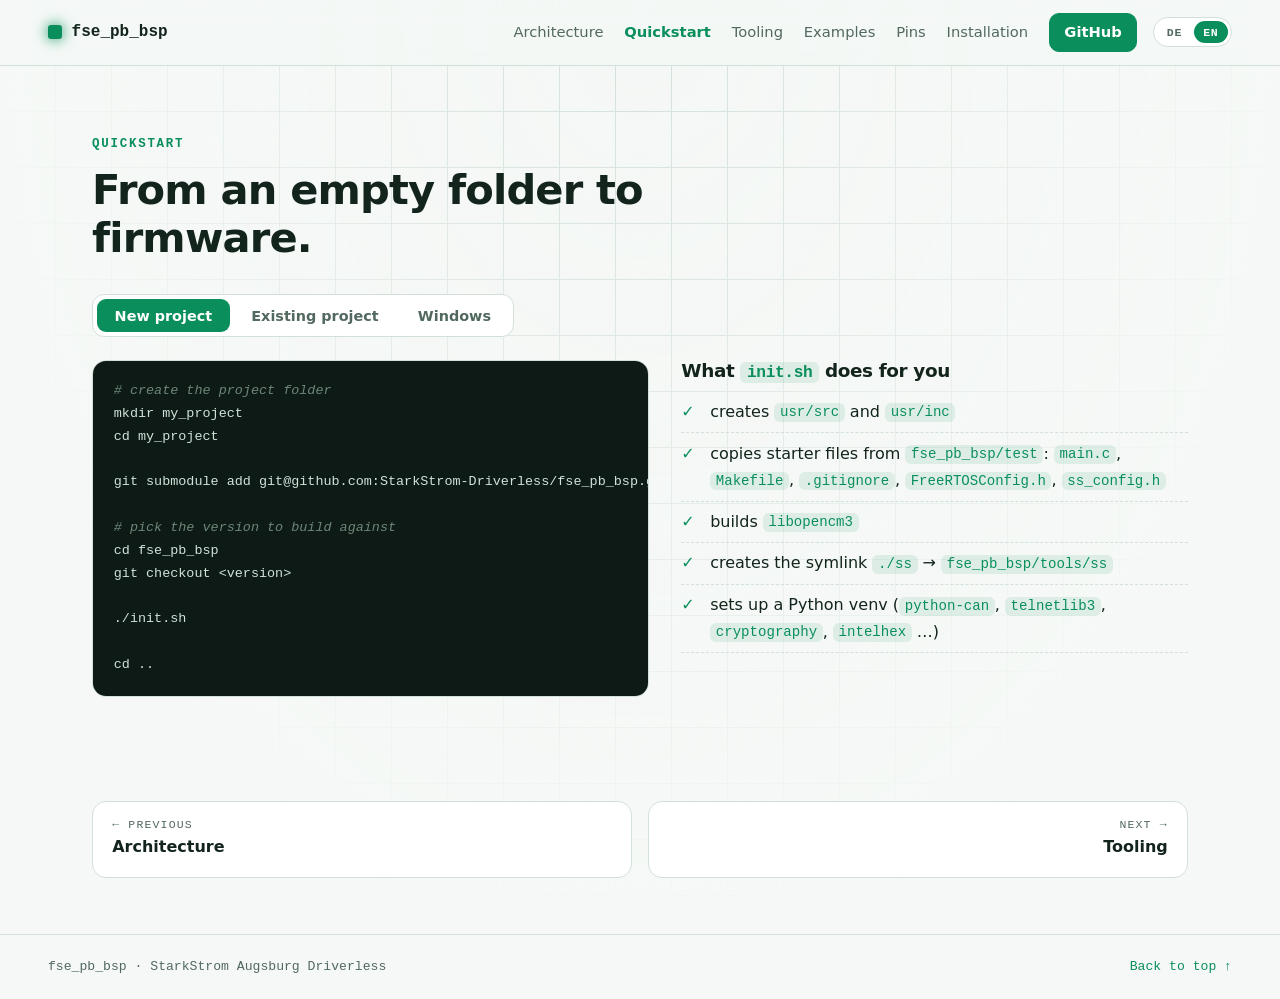
<file: docs/quickstart.html>
<!doctype html>
<html lang="de">
<head>
<meta charset="utf-8">
<meta name="viewport" content="width=device-width, initial-scale=1">
<title>Quickstart – fse_pb_bsp</title>
<meta name="description" content="Ein neues fse_pb_bsp-Projekt anlegen: init.sh unter Linux, init.ps1 unter Windows.">
<meta name="theme-color" content="#0b1210">
<link rel="icon" href="data:image/svg+xml,%3Csvg xmlns='http://www.w3.org/2000/svg' viewBox='0 0 32 32'%3E%3Crect width='32' height='32' rx='6' fill='%230b1210'/%3E%3Cpath d='M8 22V10h8a4 4 0 010 8H8' fill='none' stroke='%2333e6a0' stroke-width='3'/%3E%3C/svg%3E">
<link rel="stylesheet" href="css/style.css">
</head>
<body data-page="quickstart">

<header class="nav">
  <a data-i="t1" class="brand" href="index.html"><span class="brand-mark"></span>fse_pb_bsp</a>
  <nav id="mainNav">
    <a data-i="t2" href="architecture.html">Architektur</a>
    <a data-i="t3" class="active" href="quickstart.html">Quickstart</a>
    <a data-i="t4" href="tooling.html">Tooling</a>
    <a data-i="t6" href="examples.html">Beispiele</a>
    <a data-i="t7" href="pins.html">Pins</a>
    <a data-i="t8" href="install.html">Installation</a>
    <a data-i="t9" class="btn btn-small" href="https://github.com/StarkStrom-Driverless/fse_pb_bsp">GitHub</a>
  </nav>
  <div class="lang" role="group" aria-label="Sprache / Language">
      <button type="button" data-lang="de" aria-pressed="true">DE</button>
      <button type="button" data-lang="en" aria-pressed="false">EN</button>
    </div>
  <button class="menu-btn" type="button" aria-label="Menu" aria-expanded="false" aria-controls="mainNav"><span></span><span></span><span></span></button>
</header>

<main id="top">

<section id="start" class="block page">
  <div class="block-head">
    <p data-i="t92" class="eyebrow">Quickstart</p>
    <h2 data-i="t93">Vom leeren Ordner zur Firmware.</h2>
  </div>

  <div class="tabs" data-tabs>
    <div class="tab-list" role="tablist">
      <button data-i="t94" role="tab" aria-selected="true" data-tab="new">Neues Projekt</button>
      <button data-i="t95" role="tab" aria-selected="false" data-tab="init">Bestehendes Projekt</button>
      <button data-i="t96" role="tab" aria-selected="false" data-tab="win">Windows</button>
    </div>

    <div class="tab-panel" data-panel="win" hidden>
      <div class="split">
        <div>
<pre class="code" data-copy><code><span data-i="t97" class="c"># PowerShell, gleiche Schritte wie unter Linux</span>
mkdir my_project
cd my_project

git submodule add git@github.com:StarkStrom-Driverless/fse_pb_bsp.git

cd fse_pb_bsp
git checkout &lt;version&gt;

powershell -ExecutionPolicy Bypass -File .\init.ps1

cd ..
.\ss.cmd build</code></pre>
        </div>
        <div>
          <h3 data-i="t98"><code>init.ps1</code> statt <code>init.sh</code></h3>
          <ul class="ticks">
            <li data-i="t99">legt <code>usr\src</code>, <code>usr\inc</code>, <code>usr\simulink</code> an und kopiert die Starter-Dateien</li>
            <li data-i="t100">legt <code>ss.cmd</code> in den Projektordner, denn Symlinks brauchen unter Windows Admin-Rechte</li>
            <li data-i="t101">erstellt das venv (<code>cryptography</code>, <code>click</code>, <code>intelhex</code>, <code>pyyaml</code>, <code>cbor2</code>, <code>cantools</code>)</li>
            <li data-i="t102">baut <code>libopencm3</code> und schreibt die <code>.vscode</code>-Konfiguration</li>
          </ul>
          <p data-i="t103" class="callout">Erneut ausführbar, nichts Vorhandenes wird überschrieben. Mit <code>-SkipLibopencm3</code> oder <code>-SkipVenv</code> lassen sich Schritte überspringen. Voraussetzungen siehe <a data-i="t104" href="install.html">Installation</a>.</p>
        </div>
      </div>
    </div>

    <div class="tab-panel" data-panel="new">
      <div class="split">
        <div>
<pre class="code" data-copy><code><span data-i="t105" class="c"># Projektordner anlegen</span>
mkdir my_project
cd my_project

git submodule add git@github.com:StarkStrom-Driverless/fse_pb_bsp.git

<span data-i="t106" class="c"># die Version wählen, gegen die gebaut wird</span>
cd fse_pb_bsp
git checkout &lt;version&gt;

./init.sh

cd ..</code></pre>
        </div>
        <div>
          <h3 data-i="t107">Was <code>init.sh</code> für dich erledigt</h3>
          <ul class="ticks">
            <li data-i="t108">legt <code>usr/src</code> und <code>usr/inc</code> an</li>
            <li data-i="t109">kopiert Starter-Dateien aus <code>fse_pb_bsp/test</code>: <code>main.c</code>, <code>Makefile</code>, <code>.gitignore</code>, <code>FreeRTOSConfig.h</code>, <code>ss_config.h</code></li>
            <li data-i="t110">baut <code>libopencm3</code></li>
            <li data-i="t111">erzeugt den Symlink <code>./ss</code> → <code>fse_pb_bsp/tools/ss</code></li>
            <li data-i="t112">richtet ein Python-venv ein (<code>python-can</code>, <code>telnetlib3</code>, <code>cryptography</code>, <code>intelhex</code> …)</li>
          </ul>
        </div>
      </div>
    </div>

    <div class="tab-panel" data-panel="init" hidden>
      <div class="split">
        <div>
<pre class="code" data-copy><code>cd my_project

git submodule update

cd fse_pb_bsp
git checkout &lt;version&gt;

./init.sh

cd ..</code></pre>
        </div>
        <div>
          <h3 data-i="t113">Frisch geklont oder Version gebumpt?</h3>
          <p data-i="t114">Dieselben Schritte gegen den vorhandenen Checkout.</p>
          <p data-i="t115" class="callout"><code>init.sh</code> ist gefahrlos wiederholbar: Starter-Dateien werden nur kopiert, wenn sie fehlen
          (<code>cp -n</code>), Symlink und venv nur bei Bedarf neu erzeugt.</p>
        </div>
      </div>
    </div>
  </div>
</section>

<nav class="pager" aria-label="Kapitel"><a class="prev" href="architecture.html"><small data-i="n1">Zurück</small><span data-i="t2">Architektur</span></a><a class="next" href="tooling.html"><small data-i="n2">Weiter</small><span data-i="t4">Tooling</span></a></nav>

</main>

<footer class="foot">
  <span data-i="t271">fse_pb_bsp · StarkStrom Augsburg Driverless</span>
  <a data-i="t272" href="#top">Nach oben ↑</a>
</footer>

<script src="js/i18n.js"></script>
<script src="js/main.js"></script>
</body>
</html>
</file>
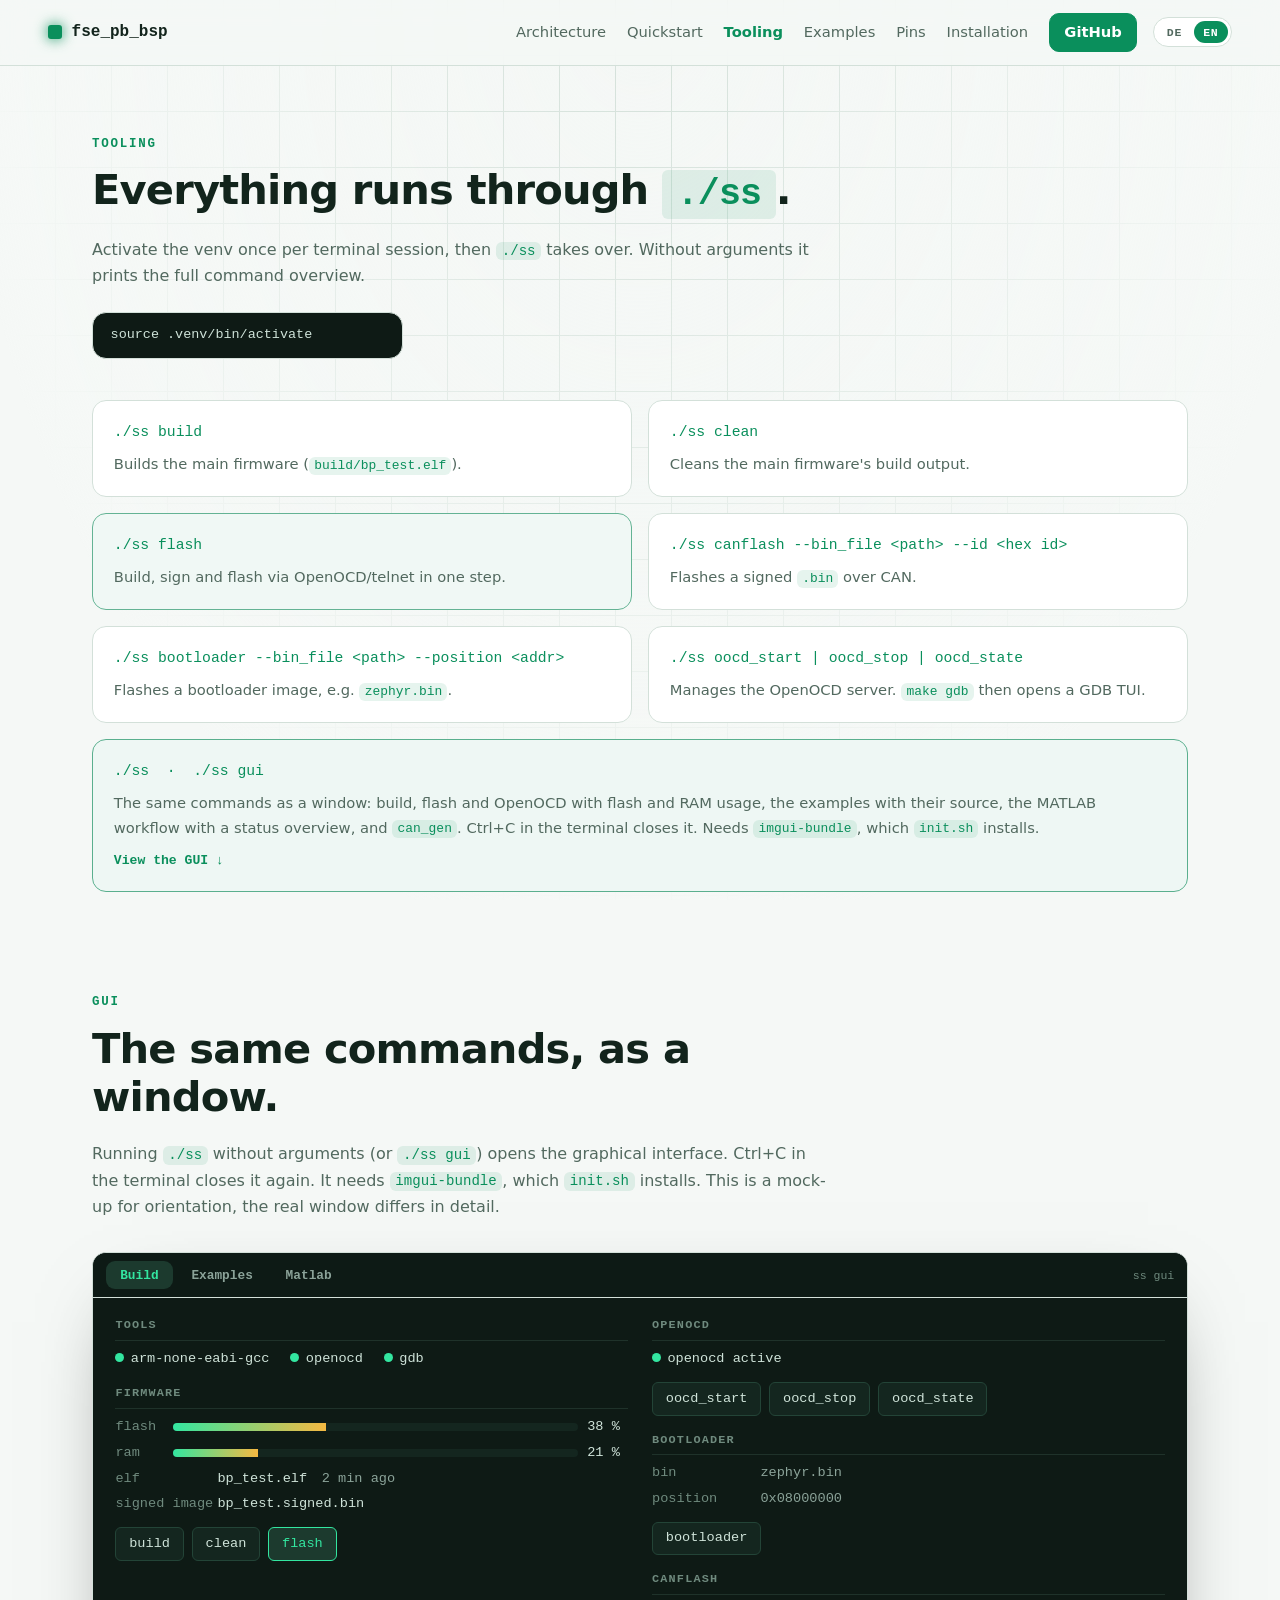
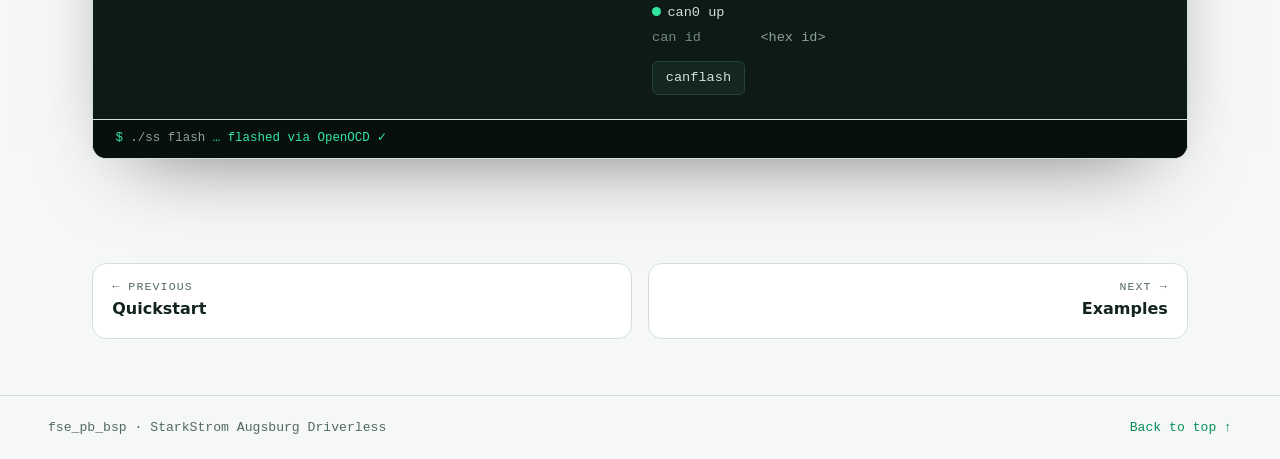
<file: docs/tooling.html>
<!doctype html>
<html lang="de">
<head>
<meta charset="utf-8">
<meta name="viewport" content="width=device-width, initial-scale=1">
<title>Tooling &amp; GUI – fse_pb_bsp</title>
<meta name="description" content="Build, Flash, OpenOCD, CAN-Flash und Bootloader mit dem ss-Tool und seine grafische Oberfläche.">
<meta name="theme-color" content="#0b1210">
<link rel="icon" href="data:image/svg+xml,%3Csvg xmlns='http://www.w3.org/2000/svg' viewBox='0 0 32 32'%3E%3Crect width='32' height='32' rx='6' fill='%230b1210'/%3E%3Cpath d='M8 22V10h8a4 4 0 010 8H8' fill='none' stroke='%2333e6a0' stroke-width='3'/%3E%3C/svg%3E">
<link rel="stylesheet" href="css/style.css">
</head>
<body data-page="tooling">

<header class="nav">
  <a data-i="t1" class="brand" href="index.html"><span class="brand-mark"></span>fse_pb_bsp</a>
  <nav id="mainNav">
    <a data-i="t2" href="architecture.html">Architektur</a>
    <a data-i="t3" href="quickstart.html">Quickstart</a>
    <a data-i="t4" class="active" href="tooling.html">Tooling</a>
    <a data-i="t6" href="examples.html">Beispiele</a>
    <a data-i="t7" href="pins.html">Pins</a>
    <a data-i="t8" href="install.html">Installation</a>
    <a data-i="t9" class="btn btn-small" href="https://github.com/StarkStrom-Driverless/fse_pb_bsp">GitHub</a>
  </nav>
  <div class="lang" role="group" aria-label="Sprache / Language">
      <button type="button" data-lang="de" aria-pressed="true">DE</button>
      <button type="button" data-lang="en" aria-pressed="false">EN</button>
    </div>
  <button class="menu-btn" type="button" aria-label="Menu" aria-expanded="false" aria-controls="mainNav"><span></span><span></span><span></span></button>
</header>

<main id="top">

<section id="tooling" class="block page">
  <div class="block-head">
    <p data-i="t116" class="eyebrow">Tooling</p>
    <h2 data-i="t117">Alles läuft über <code>./ss</code>.</h2>
    <p data-i="t118">Einmal pro Terminal-Sitzung das venv aktivieren, dann übernimmt <code>./ss</code>. Ohne Argumente zeigt es die komplette Befehlsübersicht.</p>
    <pre class="code inline" data-copy><code>source .venv/bin/activate</code></pre>
  </div>

  <div class="cmd-grid">
    <div class="cmd"><code>./ss build</code><p data-i="t119">Baut die Haupt-Firmware (<code>build/bp_test.elf</code>).</p></div>
    <div class="cmd"><code>./ss clean</code><p data-i="t120">Räumt den Build-Output der Haupt-Firmware auf.</p></div>
    <div class="cmd hot"><code>./ss flash</code><p data-i="t121">Build, Signatur und Flash via OpenOCD/telnet in einem Schritt.</p></div>
    <div class="cmd"><code>./ss canflash --bin_file &lt;path&gt; --id &lt;hex id&gt;</code><p data-i="t122">Flasht ein signiertes <code>.bin</code> über CAN.</p></div>
    <div class="cmd"><code>./ss bootloader --bin_file &lt;path&gt; --position &lt;addr&gt;</code><p data-i="t123">Flasht ein Bootloader-Image, z. B. <code>zephyr.bin</code>.</p></div>
    <div class="cmd"><code>./ss oocd_start | oocd_stop | oocd_state</code><p data-i="t124">Verwaltet den OpenOCD-Server. Danach öffnet <code>make gdb</code> ein GDB-TUI.</p></div>
    <a class="cmd wide gui-link" href="#gui"><code>./ss &nbsp;·&nbsp; ./ss gui</code>
      <p data-i="t125">Dieselben Befehle als Fenster: Build, Flash und OpenOCD mit Flash- und RAM-Auslastung, die Beispiele samt Quelltext,
      der MATLAB-Workflow mit Statusübersicht und <code>can_gen</code>. Strg+C im Terminal schließt es.
      Benötigt <code>imgui-bundle</code>, das <code>init.sh</code> installiert.</p>
      <span class="go" data-i="g1">Die GUI ansehen ↓</span></a>
  </div>
</section>

<section id="gui" class="block gui-sec">
  <div class="block-head">
    <p data-i="t126" class="eyebrow">GUI</p>
    <h2 data-i="t127">Dieselben Befehle, als Fenster.</h2>
    <p data-i="t128">Ein Aufruf von <code>./ss</code> ohne Argumente (oder <code>./ss gui</code>) öffnet die grafische Oberfläche. Strg+C im Terminal schließt sie wieder.
       Sie braucht <code>imgui-bundle</code>, das <code>init.sh</code> installiert. Nachgebaut zur Orientierung, das echte Fenster sieht im Detail anders aus.</p>
  </div>

  <div class="gui-win" data-tabs>
    <div class="gui-bar">
      <div class="tab-list gui-tabs" role="tablist">
        <button data-i="t129" role="tab" aria-selected="true" data-tab="g-build">Build</button>
        <button data-i="t130" role="tab" aria-selected="false" data-tab="g-ex">Examples</button>
        <button data-i="t131" role="tab" aria-selected="false" data-tab="g-mat">Matlab</button>
      </div>
      <span data-i="t132" class="gui-title">ss gui</span>
    </div>

    <div class="gui-body" data-panel="g-build">
      <div class="gui-col">
        <h4 data-i="t133">tools</h4>
        <p data-i="t134"><i class="dot ok"></i>arm-none-eabi-gcc <i class="dot ok"></i>openocd <i class="dot ok"></i>gdb</p>
        <h4 data-i="t135">firmware</h4>
        <div class="meter"><label data-i="t136">flash</label><div class="bar"><b style="width:38%"></b></div><span data-i="t137">38 %</span></div>
        <div class="meter"><label data-i="t138">ram</label><div class="bar"><b style="width:21%"></b></div><span data-i="t139">21 %</span></div>
        <p data-i="t140" class="kv"><span data-i="t141">elf</span>bp_test.elf <em data-i="t142">vor 2 min</em></p>
        <p data-i="t143" class="kv"><span data-i="t144">signed image</span>bp_test.signed.bin</p>
        <div class="btnrow"><u data-i="t145">build</u><u data-i="t146">clean</u><u data-i="t147" class="hot">flash</u></div>
      </div>
      <div class="gui-col">
        <h4 data-i="t148">openocd</h4>
        <p data-i="t149"><i class="dot ok"></i>openocd active</p>
        <div class="btnrow"><u data-i="t150">oocd_start</u><u data-i="t151">oocd_stop</u><u data-i="t152">oocd_state</u></div>
        <h4 data-i="t153">bootloader</h4>
        <p class="kv"><span data-i="t154">bin</span><em data-i="t155">zephyr.bin</em></p>
        <p class="kv"><span data-i="t156">position</span><em data-i="t157">0x08000000</em></p>
        <div class="btnrow"><u data-i="t158">bootloader</u></div>
        <h4 data-i="t159">canflash</h4>
        <p data-i="t160"><i class="dot ok"></i>can0 up</p>
        <p class="kv"><span data-i="t161">can id</span><em data-i="t162">&lt;hex id&gt;</em></p>
        <div class="btnrow"><u data-i="t163">canflash</u></div>
      </div>
    </div>

    <div class="gui-body gui-ex" data-panel="g-ex" hidden>
      <div class="ex-side">
        <u data-i="t164" class="sel">adc</u><u data-i="t165">can_rx</u><u data-i="t166">can_tx</u><u data-i="t167">can_tod</u><u data-i="t168">error</u><u data-i="t169">eth_udp</u><u data-i="t170">fm</u><u data-i="t171">fsm</u>
        <u data-i="t172">input</u><u data-i="t173">iob</u><u data-i="t174">output</u><u data-i="t175">pid</u><u data-i="t176">printf</u><u data-i="t177">pwm</u><u data-i="t178">spi</u><u data-i="t179">uart</u>
      </div>
      <div class="ex-main">
        <div class="ex-top"><span data-i="t180" class="path">fse_pb_bsp/examples/adc.c</span><u data-i="t181">example_build</u><u data-i="t182" class="hot">flash_example</u></div>
<pre class="ex-src"><span class="k">#include</span> <span class="s">"ss.h"</span>
<span class="k">#include</span> <span class="s">"pins.h"</span>

<span class="t">void</span> <span class="f">example_task</span>(<span class="t">void</span>* args) {
    <span class="t">uint16_t</span> value = 0;
    <span class="k">for</span> (;;) {
        <span class="f">ss_adc_read</span>(adc_pin, &amp;value);
        <span class="f">ss_printf</span>(4, <span class="s">"ADC: %d 

"</span>, value);
        <span class="f">ss_rtos_delay_ms</span>(500);
    }
}</pre>
      </div>
    </div>

    <div class="gui-body single" data-panel="g-mat" hidden>
      <div class="gui-col">
        <h4 data-i="t183">workflow <small data-i="t184">Box anklicken führt den Schritt aus</small></h4>
        <div class="flow">
          <div class="fb ok"><b data-i="t185">matlab_init</b><small data-i="t186">libraries + model</small></div>
          <i data-i="t187">→</i>
          <div class="fb ok"><b data-i="t188">matlab_config</b><small data-i="t189">ert.tlc, step 0.001 s</small></div>
          <i data-i="t190">→</i>
          <div class="fb idle"><b data-i="t191">matlab_open</b><small data-i="t192">edit the model</small></div>
          <i data-i="t193">→</i>
          <div class="fb warn"><b data-i="t194">matlab_build</b><small data-i="t195">model is newer</small></div>
          <i data-i="t196">→</i>
          <div class="fb bad"><b data-i="t197">build</b><small data-i="t198">no elf</small></div>
          <i data-i="t199">→</i>
          <div class="fb idle"><b data-i="t200">flash</b><small data-i="t201">openocd down</small></div>
        </div>
        <p data-i="t202" class="legend"><i class="dot ok"></i>aktuell <i class="dot warn"></i>veraltet <i class="dot bad"></i>fehlt <i class="dot idle"></i>neutral</p>
        <p data-i="t203" class="muted">Der Status ergibt sich aus Dateizeiten und Einstellungen: ist das Modell neuer als der generierte Code, wird <code>matlab_build</code> gelb.
        Unter <strong data-i="t204">Config</strong> laufen Einrichtung, Libraries und Cleanup, unter <strong data-i="t205">CAN</strong> die generierten Message-Libraries und <code>can_gen</code>.</p>
      </div>
    </div>

    <div data-i="t206" class="gui-log"><span data-i="t207" class="p">$</span> ./ss flash <span data-i="t208" class="ok">… flashed via OpenOCD ✓</span></div>
  </div>
</section>

<nav class="pager" aria-label="Kapitel"><a class="prev" href="quickstart.html"><small data-i="n1">Zurück</small><span data-i="t3">Quickstart</span></a><a class="next" href="examples.html"><small data-i="n2">Weiter</small><span data-i="t6">Beispiele</span></a></nav>

</main>

<footer class="foot">
  <span data-i="t271">fse_pb_bsp · StarkStrom Augsburg Driverless</span>
  <a data-i="t272" href="#top">Nach oben ↑</a>
</footer>

<script src="js/i18n.js"></script>
<script src="js/main.js"></script>
</body>
</html>
</file>
<file: docs/css/style.css>
:root {
  --bg: #0b1210;
  --bg2: #0f1a16;
  --panel: #121f1a;
  --line: #1f322a;
  --text: #dbe8e2;
  --muted: #8ba399;
  --accent: #33e6a0;
  --accent2: #f5b942;
  --accent-ink: #04140d;
  --code-bg: #08100d;
  --mono: ui-monospace, "JetBrains Mono", "Cascadia Code", "SF Mono", Menlo, Consolas, monospace;
  --sans: "Inter", system-ui, -apple-system, "Segoe UI", Roboto, "Helvetica Neue", sans-serif;
  --r: 14px;
}
:root[data-theme="light"] {
  --bg: #f5f8f6; --bg2: #eaf1ed; --panel: #ffffff; --line: #d3e0d9;
  --text: #12241c; --muted: #52695f; --accent: #0a8f5c; --accent2: #b9770e;
  --accent-ink: #ffffff; --code-bg: #0e1a15;
}
@media (prefers-color-scheme: light) {
  :root:not([data-theme="dark"]) {
    --bg: #f5f8f6; --bg2: #eaf1ed; --panel: #ffffff; --line: #d3e0d9;
    --text: #12241c; --muted: #52695f; --accent: #0a8f5c; --accent2: #b9770e;
    --accent-ink: #ffffff; --code-bg: #0e1a15;
  }
}

* { box-sizing: border-box; }
html { scroll-behavior: smooth; scroll-padding-top: 76px; }
body {
  overflow-x: clip;
  margin: 0; background: var(--bg); color: var(--text);
  font: 16px/1.65 var(--sans); -webkit-font-smoothing: antialiased;
  background-image:
    linear-gradient(var(--line) 1px, transparent 1px),
    linear-gradient(90deg, var(--line) 1px, transparent 1px);
  background-size: 56px 56px;
  background-position: -1px -1px;
  background-attachment: fixed;
}
body::before {
  content: ""; position: fixed; inset: 0; z-index: -1; pointer-events: none;
  background: radial-gradient(ellipse at 50% 0%, transparent 0%, var(--bg) 75%);
}
a { color: var(--accent); text-decoration: none; }
a:hover { text-decoration: underline; }
code { font-family: var(--mono); font-size: .88em; background: color-mix(in srgb, var(--accent) 10%, transparent); color: var(--accent); padding: .1em .4em; border-radius: 6px; }
h1, h2, h3 { line-height: 1.15; margin: 0 0 .5em; letter-spacing: -.02em; }
h2 { font-size: clamp(1.8rem, 3.5vw, 2.6rem); }
h3 { font-size: 1.15rem; }
p { margin: 0 0 1em; }
.muted { color: var(--muted); }
.eyebrow { font: 600 .78rem/1 var(--mono); letter-spacing: .14em; text-transform: uppercase; color: var(--accent); margin-bottom: 1rem; }

/* nav */
.nav {
  position: sticky; top: 0; z-index: 50; display: flex; align-items: center; justify-content: space-between;
  gap: 1rem; padding: .8rem clamp(1rem, 4vw, 3rem);
  background: color-mix(in srgb, var(--bg) 82%, transparent); backdrop-filter: blur(12px);
  border-bottom: 1px solid var(--line);
}
.brand { display: flex; align-items: center; gap: .6rem; font: 700 1rem var(--mono); color: var(--text); }
.brand:hover { text-decoration: none; }
.brand-mark { width: 14px; height: 14px; border-radius: 3px; background: var(--accent); box-shadow: 0 0 14px var(--accent); }
.nav nav { display: flex; align-items: center; gap: 1.3rem; }
.nav nav a { color: var(--muted); font-size: .92rem; }
.nav nav a:hover { color: var(--text); text-decoration: none; }
.nav nav a.btn { color: var(--accent-ink); }

/* buttons */
.btn {
  display: inline-block; padding: .8rem 1.4rem; border-radius: 10px; font-weight: 600;
  background: var(--accent); color: var(--accent-ink); border: 1px solid var(--accent);
  transition: transform .15s, box-shadow .15s;
}
.btn:hover { text-decoration: none; transform: translateY(-2px); box-shadow: 0 8px 26px color-mix(in srgb, var(--accent) 35%, transparent); }
.btn-ghost { background: transparent; color: var(--text); border-color: var(--line); }
.btn-ghost:hover { border-color: var(--accent); box-shadow: none; }
.btn-small { padding: .4rem .9rem; font-size: .88rem; }

main { max-width: 1160px; margin: 0 auto; padding: 0 clamp(1rem, 4vw, 2rem); }

/* hero */
.hero { display: grid; grid-template-columns: 1.05fr .95fr; gap: 3rem; align-items: center; padding: clamp(3rem, 9vw, 7rem) 0 3rem; }
.hero h1 { font-size: clamp(2.4rem, 6vw, 4.4rem); }
.grad { background: linear-gradient(100deg, var(--accent), var(--accent2)); -webkit-background-clip: text; background-clip: text; color: transparent; }
.lead { font-size: 1.15rem; color: var(--muted); max-width: 34em; }
.lead strong { color: var(--text); }
.cta { display: flex; flex-wrap: wrap; gap: .8rem; margin: 1.6rem 0; }
.cta.center { justify-content: center; }
.chips { display: flex; flex-wrap: wrap; gap: .5rem; list-style: none; padding: 0; margin: 0; }
.chips li { font: .78rem var(--mono); padding: .3rem .7rem; border: 1px solid var(--line); border-radius: 999px; color: var(--muted); background: var(--panel); }

.terminal { background: var(--code-bg); border: 1px solid var(--line); border-radius: var(--r); box-shadow: 0 30px 80px -30px rgba(0,0,0,.6), 0 0 0 1px color-mix(in srgb, var(--accent) 8%, transparent); overflow: hidden; }
.term-bar { display: flex; align-items: center; gap: 6px; padding: .6rem .9rem; background: #0d1a15; border-bottom: 1px solid var(--line); }
.term-bar i { width: 10px; height: 10px; border-radius: 50%; background: #2a3f36; }
.term-bar i:nth-child(1) { background: #ef6b5b; } .term-bar i:nth-child(2) { background: #f5b942; } .term-bar i:nth-child(3) { background: #33e6a0; }
.term-bar span { margin-left: auto; font: .75rem var(--mono); color: #6f8a7e; }
#term { margin: 0; padding: 1.1rem 1.2rem; min-height: 19em; font: .84rem/1.7 var(--mono); color: #c9ddd3; white-space: pre-wrap; }
#term .p { color: var(--accent); } #term .o { color: #7f9a8d; } #term .ok { color: #33e6a0; }
#term .cur { display: inline-block; width: .55em; height: 1.05em; background: var(--accent); vertical-align: -2px; animation: blink 1s steps(1) infinite; }
@keyframes blink { 50% { opacity: 0; } }

/* facts */
.facts { display: grid; grid-template-columns: repeat(4, 1fr); border: 1px solid var(--line); border-radius: var(--r); background: var(--panel); overflow: hidden; margin-bottom: 2rem; }
.facts div { padding: 1.4rem 1.5rem; border-right: 1px solid var(--line); }
.facts div:last-child { border-right: 0; }
.facts b { display: block; font: 700 2.2rem/1 var(--mono); color: var(--accent); margin-bottom: .4rem; }
.facts span { color: var(--muted); font-size: .88rem; line-height: 1.4; display: block; }

/* blocks */
.block { padding: clamp(3rem, 7vw, 5.5rem) 0; }
.block.alt { position: relative; }
.block.alt::before { content: ""; position: absolute; inset: 0 calc(50% - 50vw); background: color-mix(in srgb, var(--bg2) 88%, transparent); border-block: 1px solid var(--line); z-index: -1; }
.block-head { max-width: 46em; margin-bottom: 2rem; }
.block-head p:not(.eyebrow) { color: var(--muted); }

.cards { display: grid; gap: 1.2rem; margin-top: 2rem; }
.cards.two { grid-template-columns: 1fr 1fr; }
.card { background: var(--panel); border: 1px solid var(--line); border-radius: var(--r); padding: 1.6rem; }

/* stack diagram */
.stack-wrap { display: grid; grid-template-columns: 1.3fr 1fr; gap: 2rem; align-items: center; }
.stack { display: grid; grid-template-columns: 1fr 1.25fr; grid-template-rows: auto auto; gap: 8px 8px; background: var(--panel); border: 1px solid var(--line); border-radius: var(--r); padding: 1.4rem; align-items: end; }
.stack .col { display: flex; flex-direction: column; gap: 8px; }
.stack .l-hw { grid-column: 1 / -1; }
.lay { padding: .85rem 1rem; text-align: center; border-radius: 9px; font: 600 .9rem var(--mono); border: 1px solid var(--line); cursor: pointer; transition: transform .15s, box-shadow .15s, border-color .15s; user-select: none; }
.lay:hover, .lay.on { transform: translateY(-2px); border-color: var(--accent); box-shadow: 0 6px 20px -8px var(--accent); }
.l-hw { background: linear-gradient(90deg, #1b3a2e, #234a39); color: #d5f7e8; }
.l-boot { background: color-mix(in srgb, var(--accent2) 14%, var(--panel)); color: var(--accent2); }
.l-3p { background: color-mix(in srgb, var(--accent) 9%, var(--panel)); color: var(--text); }
.l-bsp { background: color-mix(in srgb, var(--accent) 28%, var(--panel)); color: var(--accent); border-color: var(--accent); }
.l-app { background: var(--accent); color: var(--accent-ink); width: 72%; margin: 0 auto; }
.col.right .l-3p, .col.right .l-bsp { width: 100%; }
.col.right .l-bsp { width: 88%; margin: 0 auto; }
.col.right .l-app { width: 76%; }
.col.left .lay { width: 100%; }
.col.left .lay:first-child { width: 78%; margin: 0 auto; }
.stack-info { padding: 1.4rem; border-left: 3px solid var(--accent); background: color-mix(in srgb, var(--accent) 5%, transparent); border-radius: 0 var(--r) var(--r) 0; min-height: 9.5rem; }
.stack-info p { color: var(--muted); margin: 0; }

.slots { display: flex; gap: 6px; margin: 1.2rem 0; font: .78rem var(--mono); }
.slot { padding: .7rem .5rem; border-radius: 8px; text-align: center; border: 1px solid var(--line); flex: 1; }
.slot small { display: block; opacity: .7; font-size: .7rem; }
.slot.boot { flex: .8; background: color-mix(in srgb, var(--accent2) 14%, var(--panel)); color: var(--accent2); }
.slot.s0 { background: color-mix(in srgb, var(--accent) 22%, var(--panel)); color: var(--accent); border-color: var(--accent); }
.slot.s1 { border-style: dashed; color: var(--muted); }

/* code */
.code { position: relative; margin: 0; background: var(--code-bg); border: 1px solid var(--line); border-radius: var(--r); padding: 1.2rem 1.3rem; overflow-x: auto; font: .84rem/1.7 var(--mono); color: #cfe3d9; }
.code code { background: none; color: inherit; padding: 0; font-size: inherit; }
.code.inline { display: inline-block; padding: .7rem 1.1rem; margin-top: .4rem; }
.code.big { margin-top: 1.2rem; }
.code .c { color: #6c8778; font-style: italic; } .code .k { color: #f5b942; } .code .s { color: #7fd6ff; }
.code .t { color: #c39bff; } .code .f { color: #33e6a0; }
.copy { position: absolute; top: .5rem; right: .5rem; font: .7rem var(--mono); padding: .25rem .6rem; border-radius: 6px; background: #14261f; color: #8ba399; border: 1px solid var(--line); cursor: pointer; opacity: 0; transition: opacity .15s; }
.code:hover .copy, .copy:focus { opacity: 1; }
.copy.done { color: var(--accent); }
@media (hover: none) { .copy { opacity: 1; } }

/* tabs */
.tab-list { display: inline-flex; padding: 4px; gap: 4px; background: var(--panel); border: 1px solid var(--line); border-radius: 12px; margin-bottom: 1.4rem; }
.tab-list button { font: 600 .9rem var(--sans); color: var(--muted); background: none; border: 0; padding: .55rem 1.1rem; border-radius: 9px; cursor: pointer; }
.tab-list button[aria-selected="true"] { background: var(--accent); color: var(--accent-ink); }
.split { display: grid; grid-template-columns: 1.1fr 1fr; gap: 2rem; align-items: start; }
.ticks { list-style: none; padding: 0; margin: 0; }
.ticks li { position: relative; padding: .45rem 0 .45rem 1.8rem; border-bottom: 1px dashed var(--line); }
.ticks li::before { content: "✓"; position: absolute; left: 0; color: var(--accent); font-weight: 700; }
.callout { padding: 1rem 1.2rem; border-left: 3px solid var(--accent2); background: color-mix(in srgb, var(--accent2) 8%, transparent); border-radius: 0 10px 10px 0; }

/* commands */
.cmd-grid { display: grid; grid-template-columns: repeat(2, 1fr); gap: 1rem; margin-top: 1.5rem; }
.cmd-grid.three { grid-template-columns: repeat(3, 1fr); margin-top: 0; }
.cmd { background: var(--panel); border: 1px solid var(--line); border-radius: var(--r); padding: 1.2rem 1.3rem; transition: border-color .15s, transform .15s; }
.cmd:hover { border-color: var(--accent); transform: translateY(-2px); }
.cmd > code { display: block; background: none; padding: 0; color: var(--accent); font-size: .92rem; margin-bottom: .5rem; word-break: break-word; }
.cmd p { margin: 0; color: var(--muted); font-size: .92rem; }
.cmd.hot { border-color: color-mix(in srgb, var(--accent) 55%, var(--line)); background: color-mix(in srgb, var(--accent) 6%, var(--panel)); }
.cmd.wide { grid-column: 1 / -1; }
.note { color: var(--muted); font-size: .92rem; margin-top: 1.2rem; }


.steps { list-style: none; padding: 0; margin: 1rem 0 1.4rem; display: grid; gap: .8rem; }
.steps li { display: flex; gap: 1rem; align-items: flex-start; background: var(--panel); border: 1px solid var(--line); border-radius: var(--r); padding: 1rem 1.2rem; }
.steps li > span { flex: none; width: 2rem; height: 2rem; border-radius: 50%; display: grid; place-items: center; font: 700 .9rem var(--mono); background: var(--accent); color: var(--accent-ink); }

/* pins */
.pin-tools { display: grid; gap: .9rem; margin-bottom: 1.2rem; }
#pinSearch { width: 100%; max-width: 26rem; font: 1rem var(--mono); padding: .75rem 1rem; border-radius: 10px; border: 1px solid var(--line); background: var(--panel); color: var(--text); }
#pinSearch:focus { outline: 2px solid var(--accent); outline-offset: 1px; }
.filters, .ports { display: flex; flex-wrap: wrap; gap: .45rem; }
.filters button, .ports button { font: 600 .8rem var(--mono); padding: .4rem .8rem; border-radius: 999px; border: 1px solid var(--line); background: var(--panel); color: var(--muted); cursor: pointer; }
.filters button[aria-pressed="true"], .ports button[aria-pressed="true"] { background: var(--accent); color: var(--accent-ink); border-color: var(--accent); }
.table-scroll { overflow-x: auto; border: 1px solid var(--line); border-radius: var(--r); background: var(--panel); }
.pins { width: 100%; border-collapse: collapse; font: .84rem var(--mono); min-width: 720px; }
.pins th { text-align: left; padding: .7rem .8rem; color: var(--muted); font-weight: 600; border-bottom: 1px solid var(--line); background: var(--bg2); position: sticky; top: 0; }
.pins td { padding: .5rem .8rem; border-bottom: 1px solid var(--line); white-space: nowrap; }
.pins tr:last-child td { border-bottom: 0; }
.pins tbody tr:hover { background: color-mix(in srgb, var(--accent) 6%, transparent); }
.pins td:first-child { font-weight: 700; color: var(--text); }
.pins .yes { color: var(--accent); }
.pins .sig { color: var(--accent2); }
.pins .none td:first-child { color: var(--muted); font-weight: 400; }
.pins mark { background: color-mix(in srgb, var(--accent2) 35%, transparent); color: inherit; border-radius: 3px; }

/* closing */
.closing { text-align: center; padding: clamp(3rem, 8vw, 6rem) 1rem; margin: 2rem 0 4rem; border: 1px solid var(--line); border-radius: 22px; background: radial-gradient(ellipse at 50% 120%, color-mix(in srgb, var(--accent) 22%, transparent), transparent 65%), var(--panel); }
.closing p { color: var(--muted); }
.foot { display: flex; justify-content: space-between; flex-wrap: wrap; gap: 1rem; padding: 1.5rem clamp(1rem, 4vw, 3rem); border-top: 1px solid var(--line); color: var(--muted); font: .82rem var(--mono); }

/* responsive */
@media (max-width: 900px) {
  .hero, .stack-wrap, .split, .cards.two { grid-template-columns: 1fr; }
  .facts { grid-template-columns: 1fr 1fr; }
  .facts div:nth-child(2) { border-right: 0; }
  .facts div:nth-child(-n+2) { border-bottom: 1px solid var(--line); }
  .cmd-grid, .cmd-grid.three { grid-template-columns: 1fr; }
}
@media (prefers-reduced-motion: reduce) {
  html { scroll-behavior: auto; }
  * { transition: none !important; animation: none !important; }
}

/* gui mockup */
.gui-win { background: var(--code-bg); border: 1px solid var(--line); border-radius: var(--r); overflow: hidden; box-shadow: 0 30px 80px -40px rgba(0,0,0,.6); color: #cfe3d9; font: .85rem/1.5 var(--mono); }
.gui-bar { display: flex; align-items: center; justify-content: space-between; padding: .5rem .8rem; background: #0d1a15; border-bottom: 1px solid var(--line); gap: 1rem; }
.gui-tabs { margin: 0; background: transparent; border: 0; padding: 0; }
.gui-tabs button { font-family: var(--mono); font-size: .8rem; padding: .4rem .9rem; color: #8ba399; }
.gui-tabs button[aria-selected="true"] { background: #1c3a2e; color: #33e6a0; }
.gui-title { font-size: .72rem; color: #6f8a7e; }
.gui-body { display: grid; grid-template-columns: 1fr 1fr; gap: 1.5rem; padding: 1.2rem 1.4rem; min-height: 21rem; }
.gui-body[hidden] { display: none; }
.gui-body.single { grid-template-columns: 1fr; }
.gui-col h4 { margin: 1rem 0 .5rem; padding-bottom: .3rem; border-bottom: 1px solid #1f322a; font-size: .74rem; letter-spacing: .1em; text-transform: uppercase; color: #6f8a7e; font-weight: 600; }
.gui-col h4:first-child { margin-top: 0; }
.gui-col h4 small { text-transform: none; letter-spacing: 0; margin-left: .6rem; color: #56705f; }
.gui-col p { margin: .3rem 0; }
.gui-col .muted { color: #6f8a7e; font-family: var(--sans); margin-top: 1rem; }
.gui-col code { background: #14261f; }
.dot { display: inline-block; width: 9px; height: 9px; border-radius: 50%; margin: 0 .4rem 0 .8rem; background: #4a5a52; }
.gui-col p > .dot:first-child { margin-left: 0; }
.dot.ok { background: #33e6a0; } .dot.warn { background: #f5b942; } .dot.bad { background: #ef6b5b; } .dot.idle { background: #4a5a52; }
.kv span { display: inline-block; min-width: 7.5em; color: #6f8a7e; }
.kv em { font-style: normal; color: #8ba399; margin-left: .4rem; }
.meter { display: grid; grid-template-columns: 3.5em 1fr 3em; gap: .6rem; align-items: center; margin: .35rem 0; }
.meter label { color: #6f8a7e; }
.bar { height: 8px; border-radius: 4px; background: #14261f; overflow: hidden; }
.bar b { display: block; height: 100%; background: linear-gradient(90deg, #33e6a0, #f5b942); }
.btnrow { display: flex; flex-wrap: wrap; gap: .5rem; margin: .8rem 0 .3rem; }
.gui-win u { text-decoration: none; padding: .35rem .8rem; background: #14261f; border: 1px solid #234437; border-radius: 6px; color: #cfe3d9; cursor: default; }
.gui-win u.hot { background: #1c3a2e; border-color: #33e6a0; color: #33e6a0; }
.ex-list { display: flex; flex-wrap: wrap; gap: .5rem; margin: .6rem 0; }
.flow { display: flex; align-items: stretch; flex-wrap: wrap; gap: .4rem; margin: 1rem 0; }
.flow > i { align-self: center; color: #56705f; font-style: normal; }
.fb { flex: 1 1 8.5rem; padding: .7rem .8rem; border: 1px solid #234437; border-left-width: 4px; border-radius: 8px; background: #101d18; }
.fb b { display: block; font-weight: 600; } .fb small { color: #8ba399; font-size: .74rem; }
.fb.ok { border-left-color: #33e6a0; } .fb.warn { border-left-color: #f5b942; } .fb.bad { border-left-color: #ef6b5b; } .fb.idle { border-left-color: #4a5a52; }
.legend { color: #8ba399; font-size: .78rem; }
.gui-log { padding: .6rem 1.4rem; border-top: 1px solid var(--line); background: #08100d; font-size: .78rem; color: #8ba399; }
.gui-log .p { color: #33e6a0; } .gui-log .ok { color: #33e6a0; }
@media (max-width: 900px) { .gui-body { grid-template-columns: 1fr; } .flow > i { display: none; } }

/* windows steps */
.steps.compact li { padding: .8rem 1rem; }
.steps.compact { margin-top: .6rem; }

/* example internals */
.under { margin-top: 3rem; padding: 1.6rem; background: var(--panel); border: 1px solid var(--line); border-radius: var(--r); }
.ex-pick { display: flex; flex-wrap: wrap; gap: .4rem; margin: 1rem 0 1.4rem; }
.ex-pick button { font: 600 .8rem var(--mono); padding: .4rem .8rem; border-radius: 8px; border: 1px solid var(--line); background: var(--bg2); color: var(--muted); cursor: pointer; }
.ex-pick button:hover { border-color: var(--accent); color: var(--text); }
.ex-pick button[aria-selected="true"] { background: var(--accent); color: var(--accent-ink); border-color: var(--accent); }
.ex-sum { font-size: 1.05rem; margin-bottom: 1.2rem; }
.ex-lanes { display: grid; grid-template-columns: repeat(auto-fit, minmax(17rem, 1fr)); gap: 1.2rem; align-items: start; }
.lane { background: var(--bg2); border: 1px solid var(--line); border-radius: 12px; padding: 1rem 1rem 1.1rem; }
.lane-t { font: 600 .72rem var(--mono); letter-spacing: .1em; text-transform: uppercase; color: var(--muted); margin-bottom: 1rem; padding-bottom: .6rem; border-bottom: 1px dashed var(--line); }
.lane-row { display: flex; flex-direction: column; align-items: stretch; }
.nd { position: relative; padding: .6rem .8rem .65rem; border-radius: 10px; border: 1px solid color-mix(in srgb, var(--c) 45%, var(--line)); background: color-mix(in srgb, var(--c) 9%, var(--panel)); display: flex; flex-direction: column; gap: .15rem; }
.nd .tag { font: 700 .58rem var(--mono); letter-spacing: .12em; text-transform: uppercase; color: var(--c); }
.nd code { background: none; padding: 0; font-size: .8rem; color: var(--text); word-break: break-word; }
.nd small { color: var(--muted); font-size: .72rem; line-height: 1.35; }
.n-hw { --c: #8fa1ac; } .n-isr { --c: #ef6b5b; } .n-obj { --c: var(--accent2); } .n-api { --c: var(--accent); } .n-task { --c: #7fb0ff; }
.arr { position: relative; height: 2.3rem; display: flex; align-items: center; padding-left: 1.6rem; }
.arr::before { content: ""; position: absolute; left: 50%; top: 0; bottom: 6px; width: 2px; margin-left: -1px; background: linear-gradient(var(--line), var(--accent)); }
.arr::after { content: ""; position: absolute; left: 50%; bottom: 0; margin-left: -5px; border: 5px solid transparent; border-top: 7px solid var(--accent); border-bottom: 0; }
.arr span { position: relative; margin-left: calc(50% + .6rem); font: .64rem/1.2 var(--mono); color: var(--muted); background: var(--bg2); padding: 0 .3rem; }
.arr b { display: none; }
.ex-note { margin: .4rem 0 0; padding: .9rem 1.1rem; border-left: 3px solid var(--accent2); background: color-mix(in srgb, var(--accent2) 8%, transparent); border-radius: 0 10px 10px 0; color: var(--muted); font-size: .92rem; }
.ex-legend { display: flex; flex-wrap: wrap; gap: 1.2rem; margin-top: 1.2rem; font: .74rem var(--mono); color: var(--muted); }
.ex-legend i { display: inline-block; width: 10px; height: 10px; border-radius: 2px; margin-right: .4rem; border: 0; }
.ex-legend i.n-hw { background: #8fa1ac; } .ex-legend i.n-isr { background: #ef6b5b; } .ex-legend i.n-obj { background: var(--accent2); }
.ex-legend i.n-api { background: var(--accent); } .ex-legend i.n-task { background: #7fb0ff; }

/* gui examples tab */
.gui-body.gui-ex { grid-template-columns: 11rem 1fr; gap: 1rem; }
.ex-side { display: flex; flex-direction: column; gap: 2px; border-right: 1px solid #1f322a; padding-right: .8rem; }
.ex-side u { background: none; border: 0; padding: .15rem .5rem; border-radius: 4px; color: #8ba399; }
.ex-side u.sel { background: #1c3a2e; color: #33e6a0; }
.ex-top { display: flex; align-items: center; gap: .6rem; flex-wrap: wrap; margin-bottom: .8rem; }
.ex-top .path { color: #6f8a7e; margin-right: auto; font-size: .78rem; }
.ex-src { margin: 0; padding: 1rem; background: #08100d; border: 1px solid #1f322a; border-radius: 8px; font: .8rem/1.6 var(--mono); overflow-x: auto; }
.ex-src .k { color: #f5b942; } .ex-src .s { color: #7fd6ff; } .ex-src .t { color: #c39bff; } .ex-src .f { color: #33e6a0; }
@media (max-width: 900px) { .gui-body.gui-ex { grid-template-columns: 1fr; } .ex-side { flex-direction: row; flex-wrap: wrap; border-right: 0; } }

/* simulink */
.lay-row { display: flex; gap: 8px; width: 100%; }
.lay-row .lay { flex: 1; width: auto !important; margin: 0 !important; }
.l-sim { background: color-mix(in srgb, #4f8cff 20%, var(--panel)); color: color-mix(in srgb, #4f8cff 65%, var(--text)); border-color: color-mix(in srgb, #4f8cff 55%, var(--line)); }
.col.right .l-app { width: auto; }
.sim { margin-top: 2rem; padding: 1.6rem; background: var(--panel); border: 1px solid var(--line); border-radius: var(--r); }
.sim .ex-lanes { margin-top: 1.2rem; }
.sim .nd code { font-size: .78rem; }

/* language switch */
.lang { display: inline-flex; padding: 3px; gap: 2px; border: 1px solid var(--line); border-radius: 999px; background: var(--panel); }
.lang button { font: 700 .72rem var(--mono); letter-spacing: .06em; padding: .28rem .6rem; border: 0; border-radius: 999px; background: none; color: var(--muted); cursor: pointer; }
.lang button[aria-pressed="true"] { background: var(--accent); color: var(--accent-ink); }
.col.right .lay-row { width: 78%; margin: 0 auto; }

/* nav: scrollspy + menu */
.nav nav { margin-left: auto; }
.nav nav a.active:not(.btn) { color: var(--accent); }
.menu-btn { display: none; width: 42px; height: 38px; border: 1px solid var(--line); border-radius: 10px; background: var(--panel); cursor: pointer; padding: 0; flex-direction: column; align-items: center; justify-content: center; gap: 4px; }
.menu-btn span { display: block; width: 18px; height: 2px; background: var(--text); border-radius: 2px; transition: transform .2s, opacity .2s; }
.menu-btn[aria-expanded="true"] span:nth-child(1) { transform: translateY(6px) rotate(45deg); }
.menu-btn[aria-expanded="true"] span:nth-child(2) { opacity: 0; }
.menu-btn[aria-expanded="true"] span:nth-child(3) { transform: translateY(-6px) rotate(-45deg); }

/* long tables scroll inside their box instead of stretching the page */
.table-scroll { max-height: 30rem; overflow-y: auto; }

/* phones */
@media (max-width: 900px) {
  .nav { gap: .6rem; padding: .6rem 1rem; }
  .nav .brand { margin-right: auto; }
  .menu-btn { display: flex; }
  .nav nav { display: none; position: absolute; top: 100%; left: 0; right: 0; margin: 0; flex-direction: column; align-items: stretch; gap: 0; padding: .4rem 1rem 1rem; background: var(--bg); border-bottom: 1px solid var(--line); box-shadow: 0 20px 40px -20px rgba(0,0,0,.4); }
  .nav nav.open { display: flex; }
  .nav nav a { padding: .8rem .2rem; font-size: 1rem; border-bottom: 1px solid var(--line); }
  .nav nav a.btn { margin-top: .8rem; text-align: center; border-bottom: 0; padding: .7rem; }
  .hero { padding-top: 2.2rem; gap: 2rem; }
  .terminal { order: 2; }
  #term { font-size: .78rem; min-height: 16em; }
  .block { padding: 2.6rem 0; }
  .block-head { margin-bottom: 1.4rem; }
  .cta .btn { flex: 1 1 100%; text-align: center; }
  .stack { padding: 1rem; }
  .lay { font-size: .78rem; padding: .7rem .4rem; }
  .card, .under, .sim { padding: 1.1rem; }
  .tab-list { display: flex; width: 100%; overflow-x: auto; }
  .tab-list button { flex: 1 0 auto; white-space: nowrap; padding: .55rem .8rem; }
  .code, .code.big { font-size: .76rem; padding: 1rem; }
  .copy { opacity: 1; }
  .gui-body { padding: .9rem; min-height: 0; }
  .gui-bar { padding: .4rem .5rem; }
  .gui-title { display: none; }
  .fb { flex-basis: 100%; }
  .ex-pick button { font-size: .74rem; padding: .35rem .6rem; }
  .table-scroll { max-height: 24rem; }
  .facts b { font-size: 1.7rem; }
  .facts div { padding: 1rem; }
  .closing { margin-bottom: 2rem; border-radius: 16px; }
  .cmd-grid { gap: .7rem; }
}
@media (max-width: 480px) {
  main { padding: 0 1rem; }
  h2 { font-size: 1.7rem; }
  .lead { font-size: 1.02rem; }
  .facts { grid-template-columns: 1fr 1fr; }
  .nd { padding: .55rem .7rem; }
  .arr span { font-size: .6rem; }
  .lane { padding: .8rem; }
  .split { gap: 1.2rem; }
  .foot { flex-direction: column; text-align: center; }
}

/* overflow safety */
.split > *, .hero > *, .stack-wrap > *, .cards > *, .gui-body > *, .ex-lanes > *, .cmd-grid > * { min-width: 0; }
p code, li code, td code, .callout code, .cmd code, .nd code { overflow-wrap: anywhere; }
@media (max-width: 900px) {
  .col.right .lay-row { width: 100%; }
  .lay-row { gap: 6px; }
  .l-app, .l-sim { font-size: .72rem; }
}

/* chapter pages */
.block.page { padding-top: clamp(2.5rem, 6vw, 4.5rem); }
.chap-grid { display: grid; grid-template-columns: repeat(auto-fill, minmax(17rem, 1fr)); gap: 1rem; }
.chap { position: relative; display: block; padding: 1.4rem 1.4rem 1.5rem; background: var(--panel); border: 1px solid var(--line); border-radius: var(--r); color: var(--text); transition: transform .15s, border-color .15s, box-shadow .15s; }
.chap:hover { text-decoration: none; transform: translateY(-3px); border-color: var(--accent); box-shadow: 0 14px 34px -18px var(--accent); }
.chap .num { display: block; font: 700 .78rem var(--mono); color: var(--accent); letter-spacing: .12em; margin-bottom: .8rem; }
.chap h3 { font-size: 1.25rem; margin-bottom: .4rem; }
.chap p { color: var(--muted); font-size: .92rem; margin: 0; }
.chap::after { content: "→"; position: absolute; right: 1.2rem; top: 1.2rem; color: var(--muted); transition: transform .15s, color .15s; }
.chap:hover::after { transform: translateX(4px); color: var(--accent); }
.pager { display: grid; grid-template-columns: 1fr 1fr; gap: 1rem; margin: 1rem 0 3.5rem; }
.pager a { display: flex; flex-direction: column; gap: .2rem; padding: 1rem 1.2rem; background: var(--panel); border: 1px solid var(--line); border-radius: var(--r); color: var(--text); font-weight: 600; transition: border-color .15s, transform .15s; }
.pager a:hover { text-decoration: none; border-color: var(--accent); transform: translateY(-2px); }
.pager small { font: .72rem var(--mono); letter-spacing: .1em; text-transform: uppercase; color: var(--muted); font-weight: 400; }
.pager .next { text-align: right; align-items: flex-end; }
.pager .prev small::before { content: "← "; } .pager .next small::after { content: " →"; }
.nav nav a.active:not(.btn) { color: var(--accent); font-weight: 600; }
@media (max-width: 480px) { .pager { grid-template-columns: 1fr; } .pager .next { text-align: left; align-items: flex-start; } }

/* figures */
.fig { margin: 0; background: var(--panel); border: 1px solid var(--line); border-radius: var(--r); overflow: hidden; }
.fig img { display: block; width: 100%; height: auto; }
.fig.light { background: #fff; }
.fig figcaption { padding: .9rem 1.1rem 1.1rem; color: var(--muted); font-size: .9rem; border-top: 1px solid var(--line); background: var(--panel); }
.sim-figs { display: grid; grid-template-columns: 1.4fr 1fr; gap: 1rem; margin-top: 1.4rem; align-items: start; }
.sim-figs .fig:nth-child(2) img { background: #fff; }
.chips.blocks { margin-top: 1.1rem; }
.board-grid { display: grid; grid-template-columns: 1.5fr 1fr; gap: 2rem; align-items: start; }
.board-info h3 { margin-top: 1.4rem; } .board-info h3:first-child { margin-top: 0; }
@media (max-width: 900px) { .sim-figs, .board-grid { grid-template-columns: 1fr; } }

/* tooling -> gui */
.cmd.gui-link { display: block; color: var(--text); position: relative; border-color: color-mix(in srgb, var(--accent) 60%, var(--line)); background: color-mix(in srgb, var(--accent) 7%, var(--panel)); }
.cmd.gui-link:hover { text-decoration: none; }
.cmd.gui-link .go { display: inline-block; margin-top: .8rem; font: 700 .82rem var(--mono); color: var(--accent); }
.cmd.gui-link:hover .go { text-decoration: underline; }
.block.gui-sec { padding-top: 1rem; }
.code.inline { padding-right: 5.6rem; }
</file>
